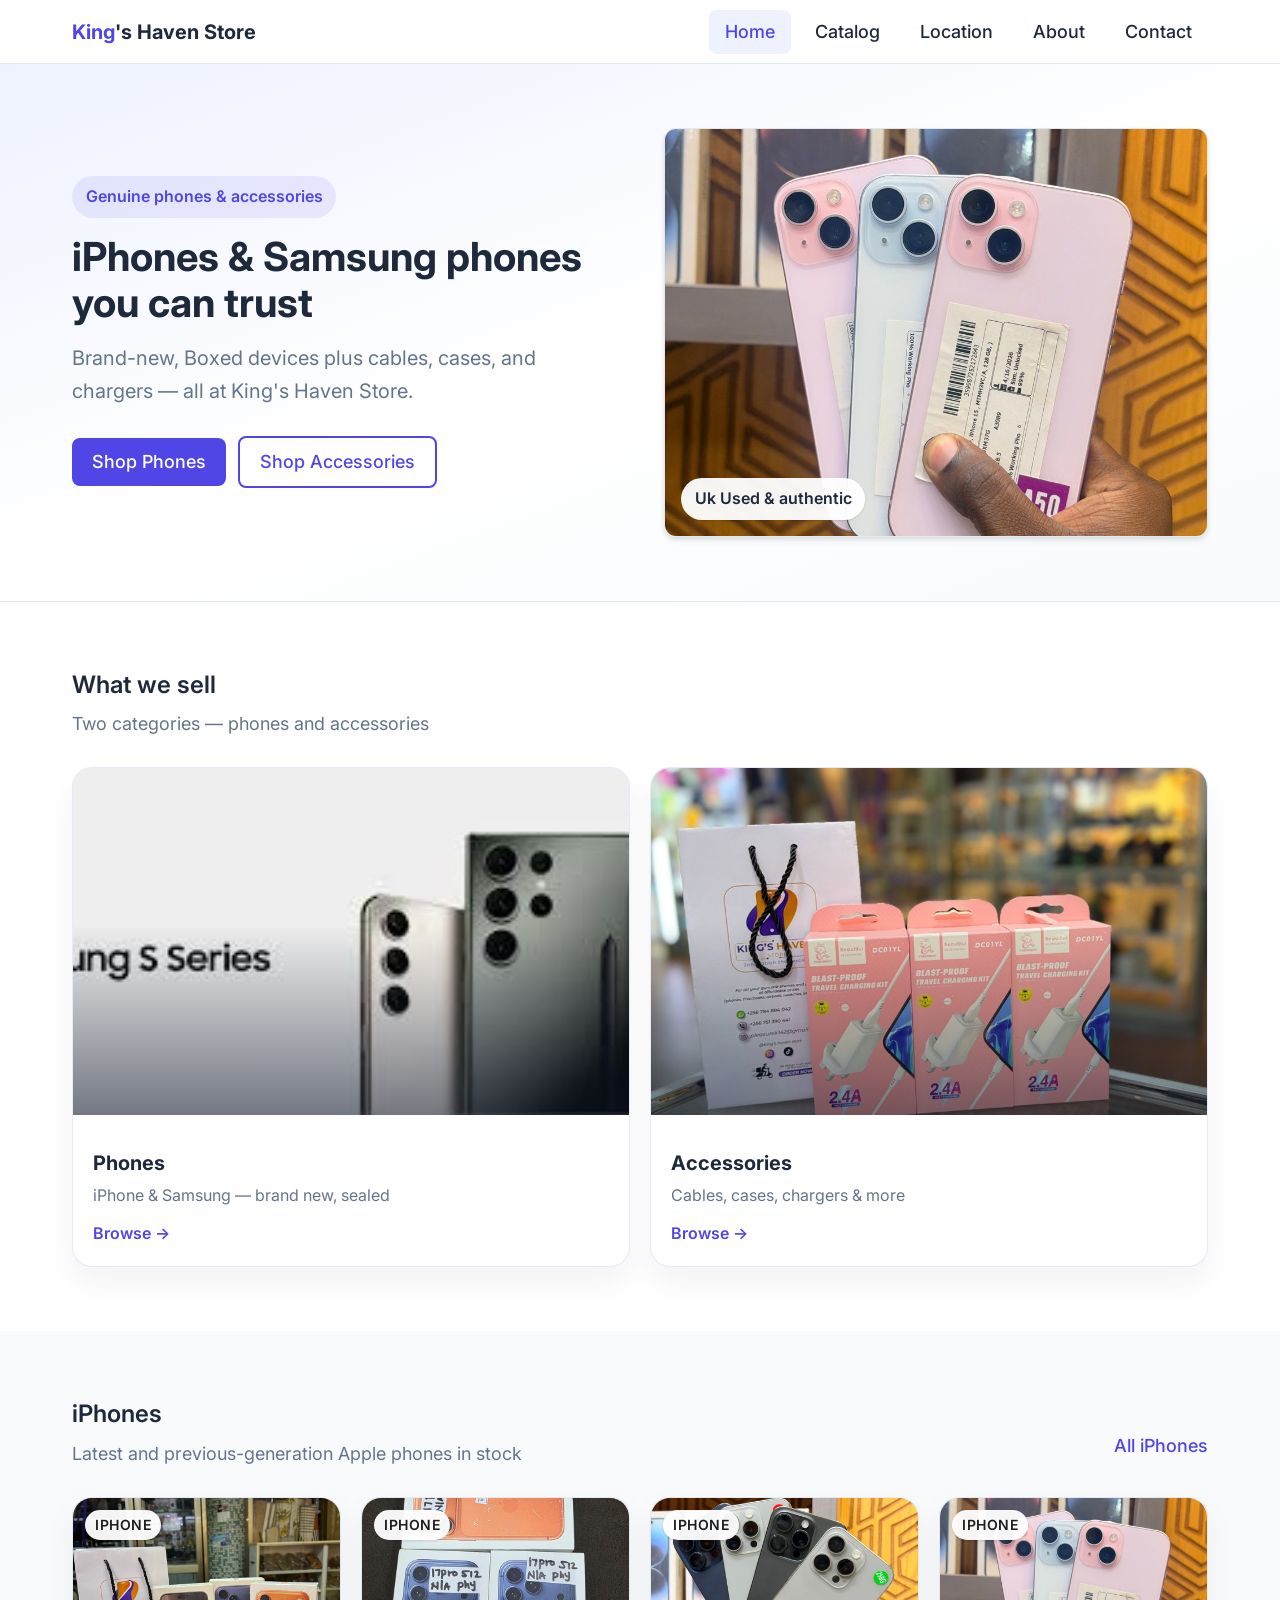
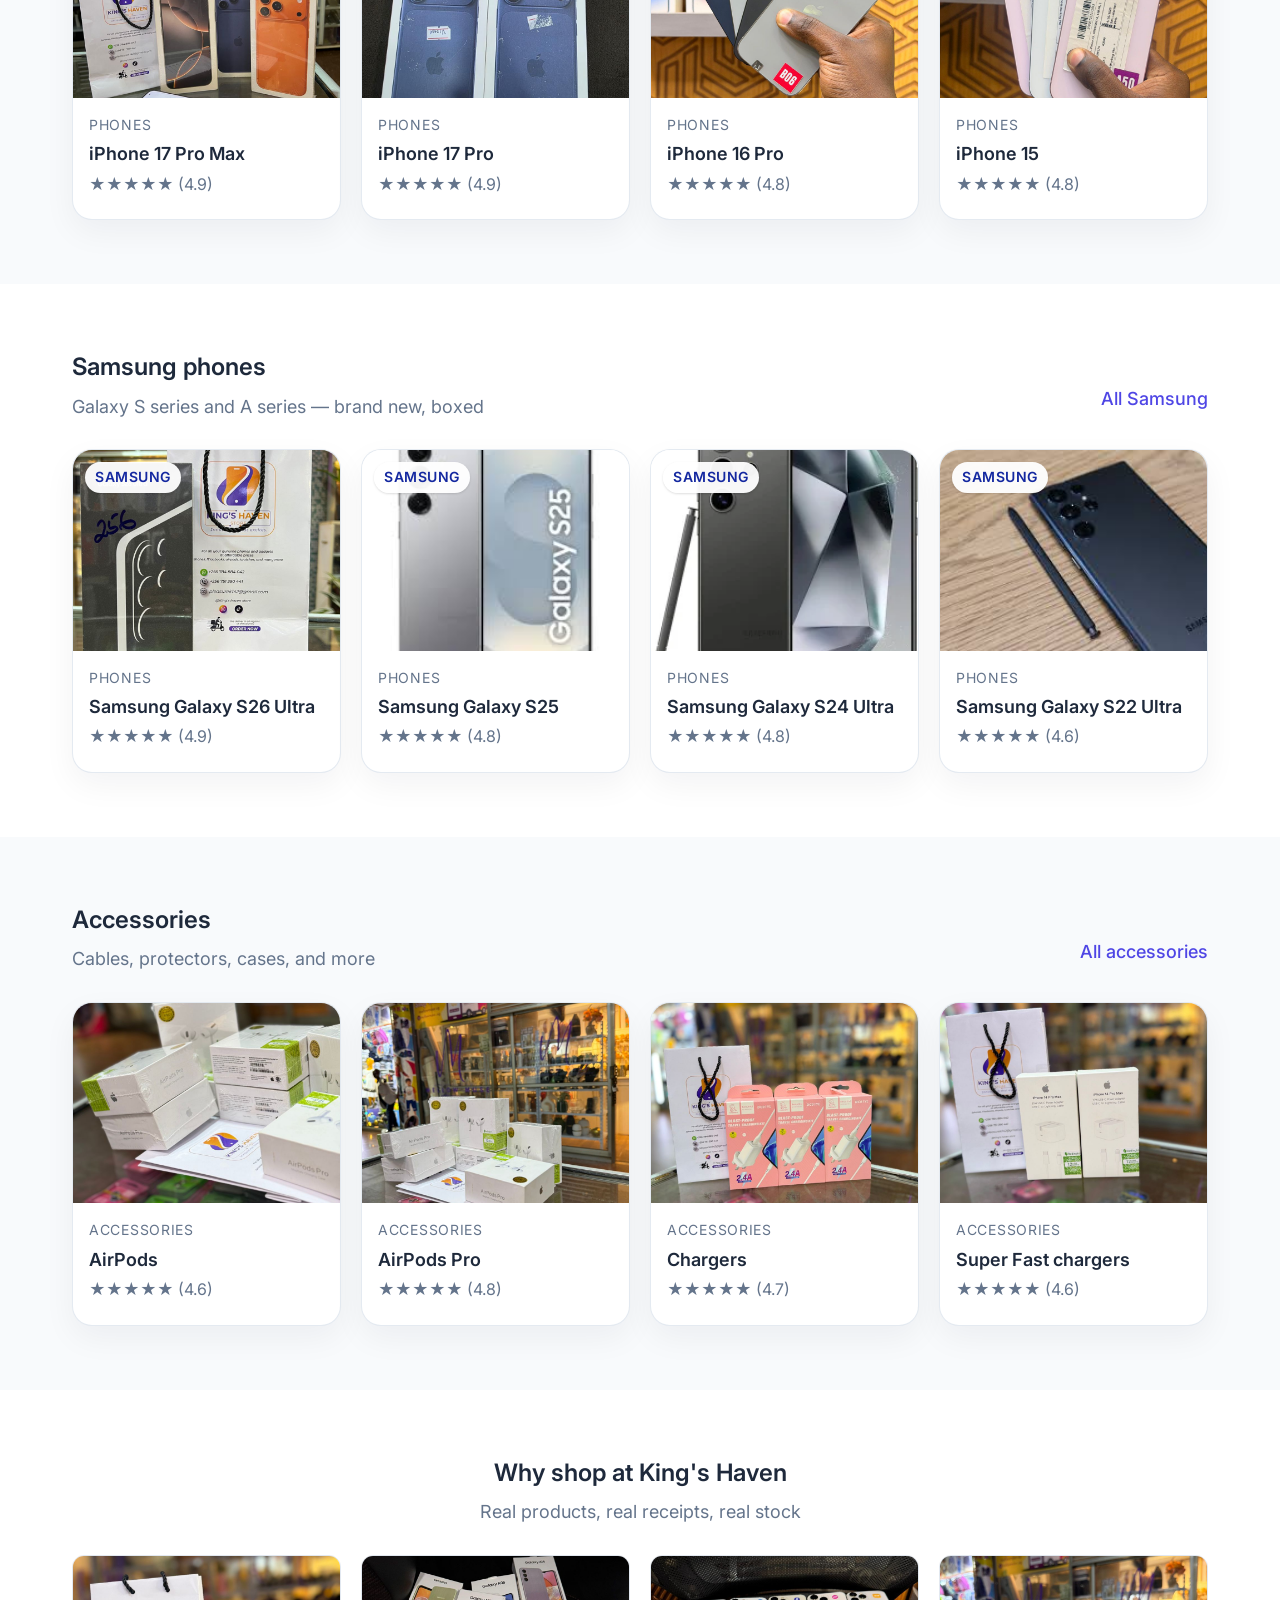
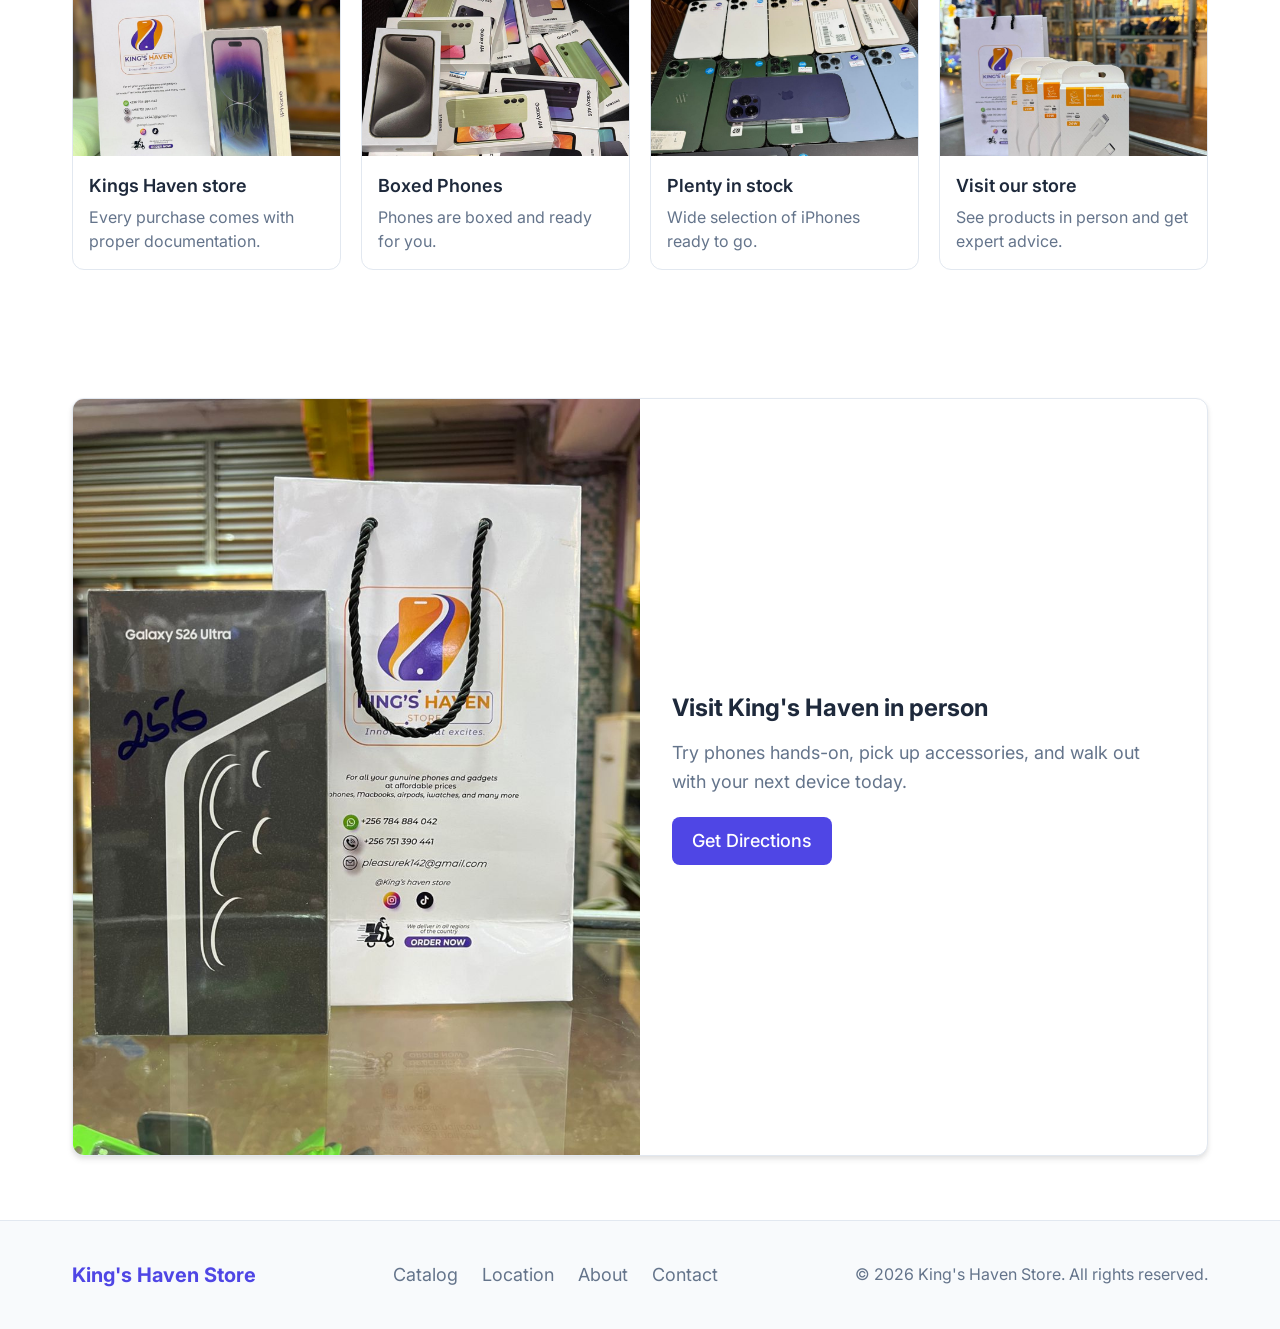
<file: index.html>
<!DOCTYPE html>
<html lang="en">

<head>
  <meta charset="UTF-8">
  <meta name="viewport" content="width=device-width, initial-scale=1.0">
  <meta name="description"
    content="King's Haven Store — Genuine iPhones, Samsung phones, and accessories at affordable prices.">
  <title>King's Haven Store — iPhones, Samsung & Accessories</title>
  <link rel="stylesheet" href="css/reset.css">
  <link rel="stylesheet" href="css/variables.css">
  <link rel="stylesheet" href="css/style.css">
  <link rel="stylesheet" href="css/home.css">
</head>

<body data-page="home">
  <div class="page-wrapper">
    <header class="site-header">
      <div class="container header-inner">
        <a href="index.html" class="logo">King<span>'s Haven Store</span></a>
        <button class="nav-toggle" aria-expanded="false" aria-controls="main-nav" aria-label="Toggle navigation">
          <span class="nav-toggle-icon"></span>
        </button>
        <nav class="main-nav" id="main-nav">
          <ul>
            <li><a href="index.html" data-nav="home">Home</a></li>
            <li><a href="catalog.html" data-nav="catalog">Catalog</a></li>
            <li><a href="location.html" data-nav="location">Location</a></li>
            <li><a href="about.html" data-nav="about">About</a></li>
            <li><a href="contact.html" data-nav="contact">Contact</a></li>
          </ul>
        </nav>
      </div>
    </header>

    <section class="hero">
      <div class="container hero-inner">
        <div class="hero-content">
          <span class="hero-badge">Genuine phones &amp; accessories</span>
          <h1 class="hero-title">iPhones &amp; Samsung phones you can trust</h1>
          <p class="hero-text">Brand-new, Boxed devices plus cables, cases, and chargers — all at King's Haven Store.
          </p>
          <div class="hero-actions">
            <a href="catalog.html?category=phones" class="btn btn-primary">Shop Phones</a>
            <a href="catalog.html?category=accessories" class="btn btn-outline">Shop Accessories</a>
          </div>
        </div>
        <div class="hero-visual">
          <img src="assets/images/iphone15.jpeg" alt="iPhone 15 in stock at King's Haven" class="hero-image" width="600"
            height="450">
          <div class="hero-visual-badge">
            <span>Uk Used &amp; authentic</span>
          </div>
        </div>
      </div>
    </section>

    <main class="home-main">
      <section class="section home-section">
        <div class="container">
          <div class="section-header">
            <div class="section-header-text">
              <h2 class="section-title">What we sell</h2>
              <p class="section-desc">Two categories — phones and accessories</p>
            </div>
          </div>
          <div id="category-tiles">
            <p class="loading">Loading…</p>
          </div>
        </div>
      </section>

      <section class="section section-alt home-section">
        <div class="container">
          <div class="section-header">
            <div class="section-header-text">
              <h2 class="section-title">iPhones</h2>
              <p class="section-desc">Latest and previous-generation Apple phones in stock</p>
            </div>
            <a href="catalog.html?category=phones&amp;brand=apple" class="section-link">All iPhones</a>
          </div>
          <div id="iphone-products">
            <p class="loading">Loading…</p>
          </div>
        </div>
      </section>

      <section class="section home-section">
        <div class="container">
          <div class="section-header">
            <div class="section-header-text">
              <h2 class="section-title">Samsung phones</h2>
              <p class="section-desc">Galaxy S series and A series — brand new, boxed</p>
            </div>
            <a href="catalog.html?category=phones&amp;brand=samsung" class="section-link">All Samsung</a>
          </div>
          <div id="samsung-products">
            <p class="loading">Loading…</p>
          </div>
        </div>
      </section>

      <section class="section section-alt home-section">
        <div class="container">
          <div class="section-header">
            <div class="section-header-text">
              <h2 class="section-title">Accessories</h2>
              <p class="section-desc">Cables, protectors, cases, and more</p>
            </div>
            <a href="catalog.html?category=accessories" class="section-link">All accessories</a>
          </div>
          <div id="accessory-products">
            <p class="loading">Loading…</p>
          </div>
        </div>
      </section>

      <section class="section home-section trust-section">
        <div class="container">
          <div class="section-header section-header--center">
            <div class="section-header-text">
              <h2 class="section-title">Why shop at King's Haven</h2>
              <p class="section-desc">Real products, real receipts, real stock</p>
            </div>
          </div>
          <div class="trust-grid">
            <article class="trust-card">
              <img src="assets/images/authentic%20receipt.jpeg" alt="Authentic purchase receipt" loading="lazy">
              <h3>Kings Haven store </h3>
              <p>Every purchase comes with proper documentation.</p>
            </article>
            <article class="trust-card">
              <img src="assets/images/device%20packing.jpeg" alt="Factory-sealed device packaging" loading="lazy">
              <h3>Boxed Phones</h3>
              <p>Phones are boxed and ready for you.</p>
            </article>
            <article class="trust-card">
              <img src="assets/images/iphone%2013%20series.jpeg" alt="iPhone 13 series in stock" loading="lazy">
              <h3>Plenty in stock</h3>
              <p>Wide selection of iPhones ready to go.</p>
            </article>
            <article class="trust-card">
              <img src="assets/images/store.jpeg" alt="Inside King's Haven Store" loading="lazy">
              <h3>Visit our store</h3>
              <p>See products in person and get expert advice.</p>
            </article>
          </div>
        </div>
      </section>

      <section class="section home-section">
        <div class="container">
          <div class="cta-banner">
            <div class="cta-banner-media">
              <img src="assets/images/Samsung%20s26Ultra.jpeg" alt="Samsung Galaxy S26 Ultra at King's Haven"
                loading="lazy">
            </div>
            <div class="cta-banner-text">
              <h2 class="cta-banner-title">Visit King's Haven in person</h2>
              <p class="cta-banner-desc">Try phones hands-on, pick up accessories, and walk out with your next device
                today.</p>
              <a href="location.html" class="btn btn-primary">Get Directions</a>
            </div>
          </div>
        </div>
      </section>
    </main>

    <footer class="site-footer">
      <div class="container footer-inner">
        <p class="footer-brand">King's Haven Store</p>
        <nav class="footer-links">
          <a href="catalog.html">Catalog</a>
          <a href="location.html">Location</a>
          <a href="about.html">About</a>
          <a href="contact.html">Contact</a>
        </nav>
        <p class="footer-copy">&copy; 2026 King's Haven Store. All rights reserved.</p>
      </div>
    </footer>
  </div>

  <script src="js/data.js"></script>
  <script src="js/render.js"></script>
  <script src="js/main.js"></script>
  <script src="js/home.js"></script>
</body>

</html>
</file>
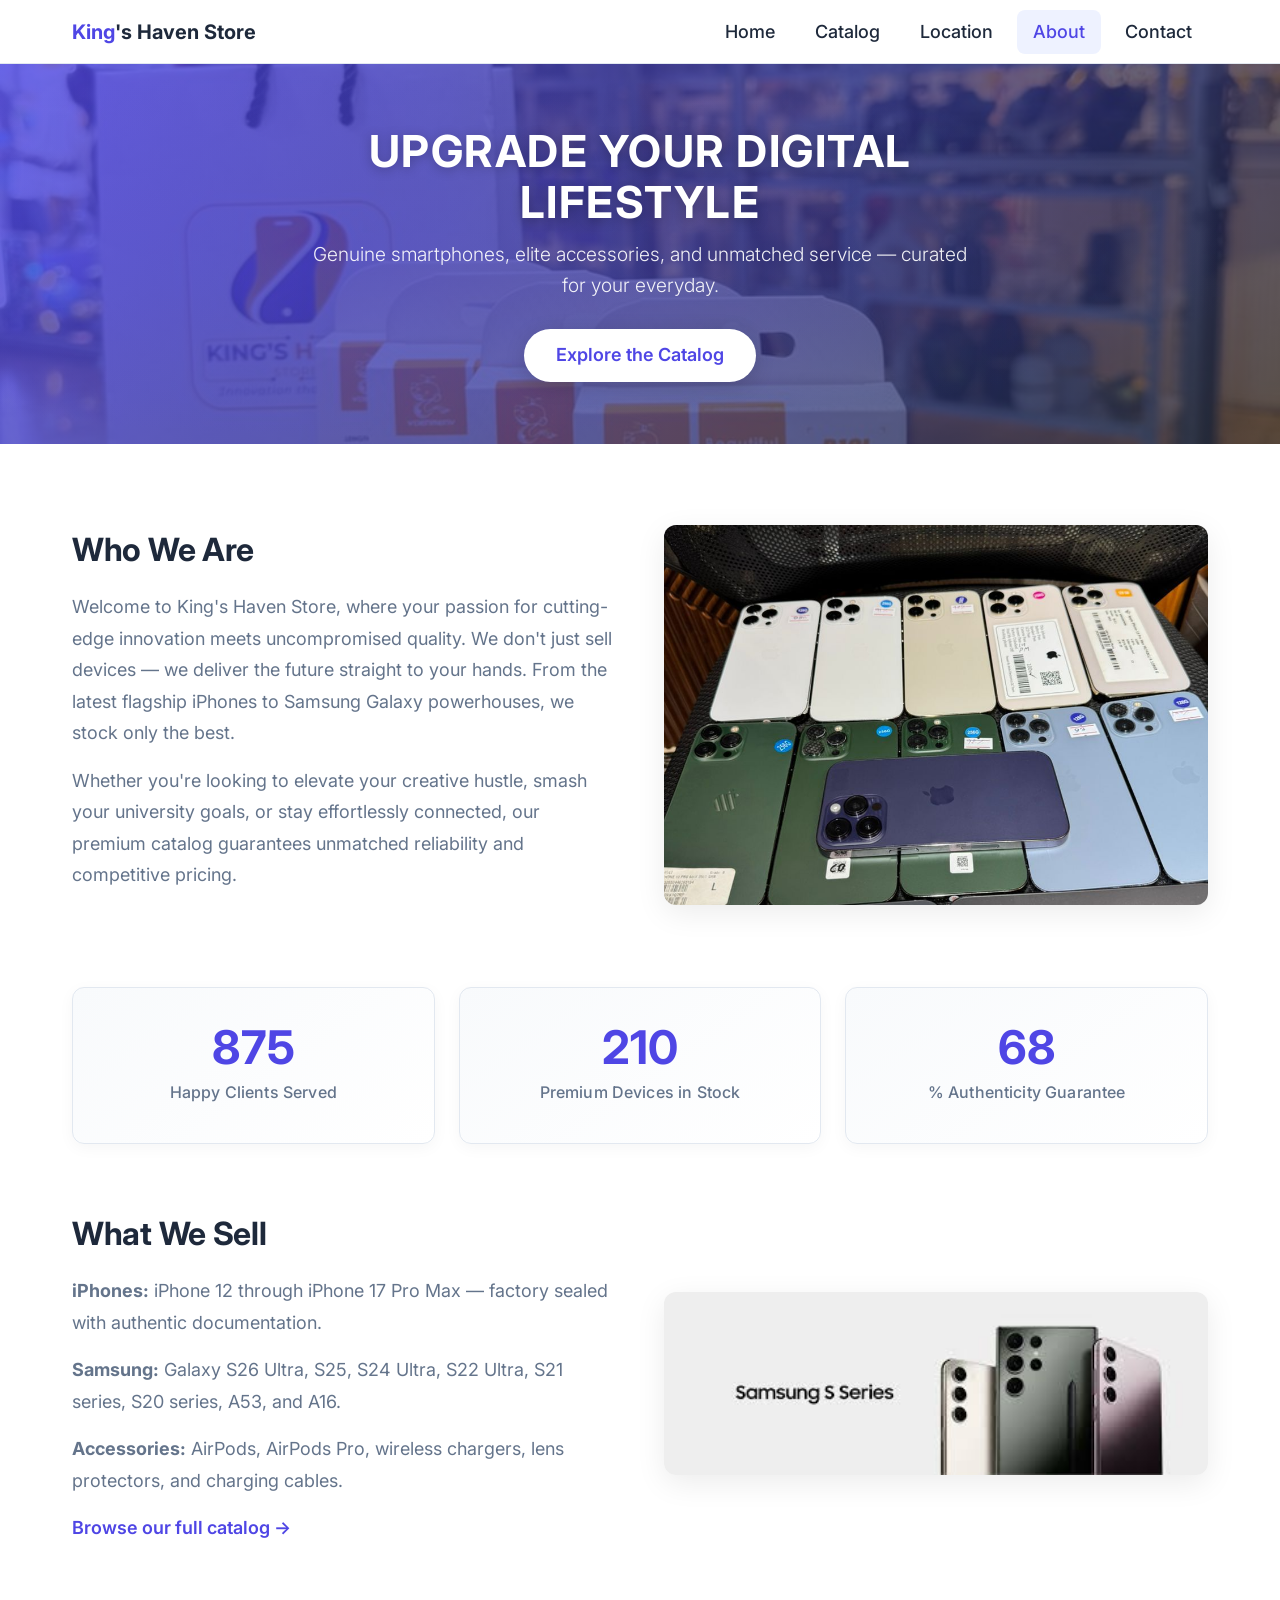
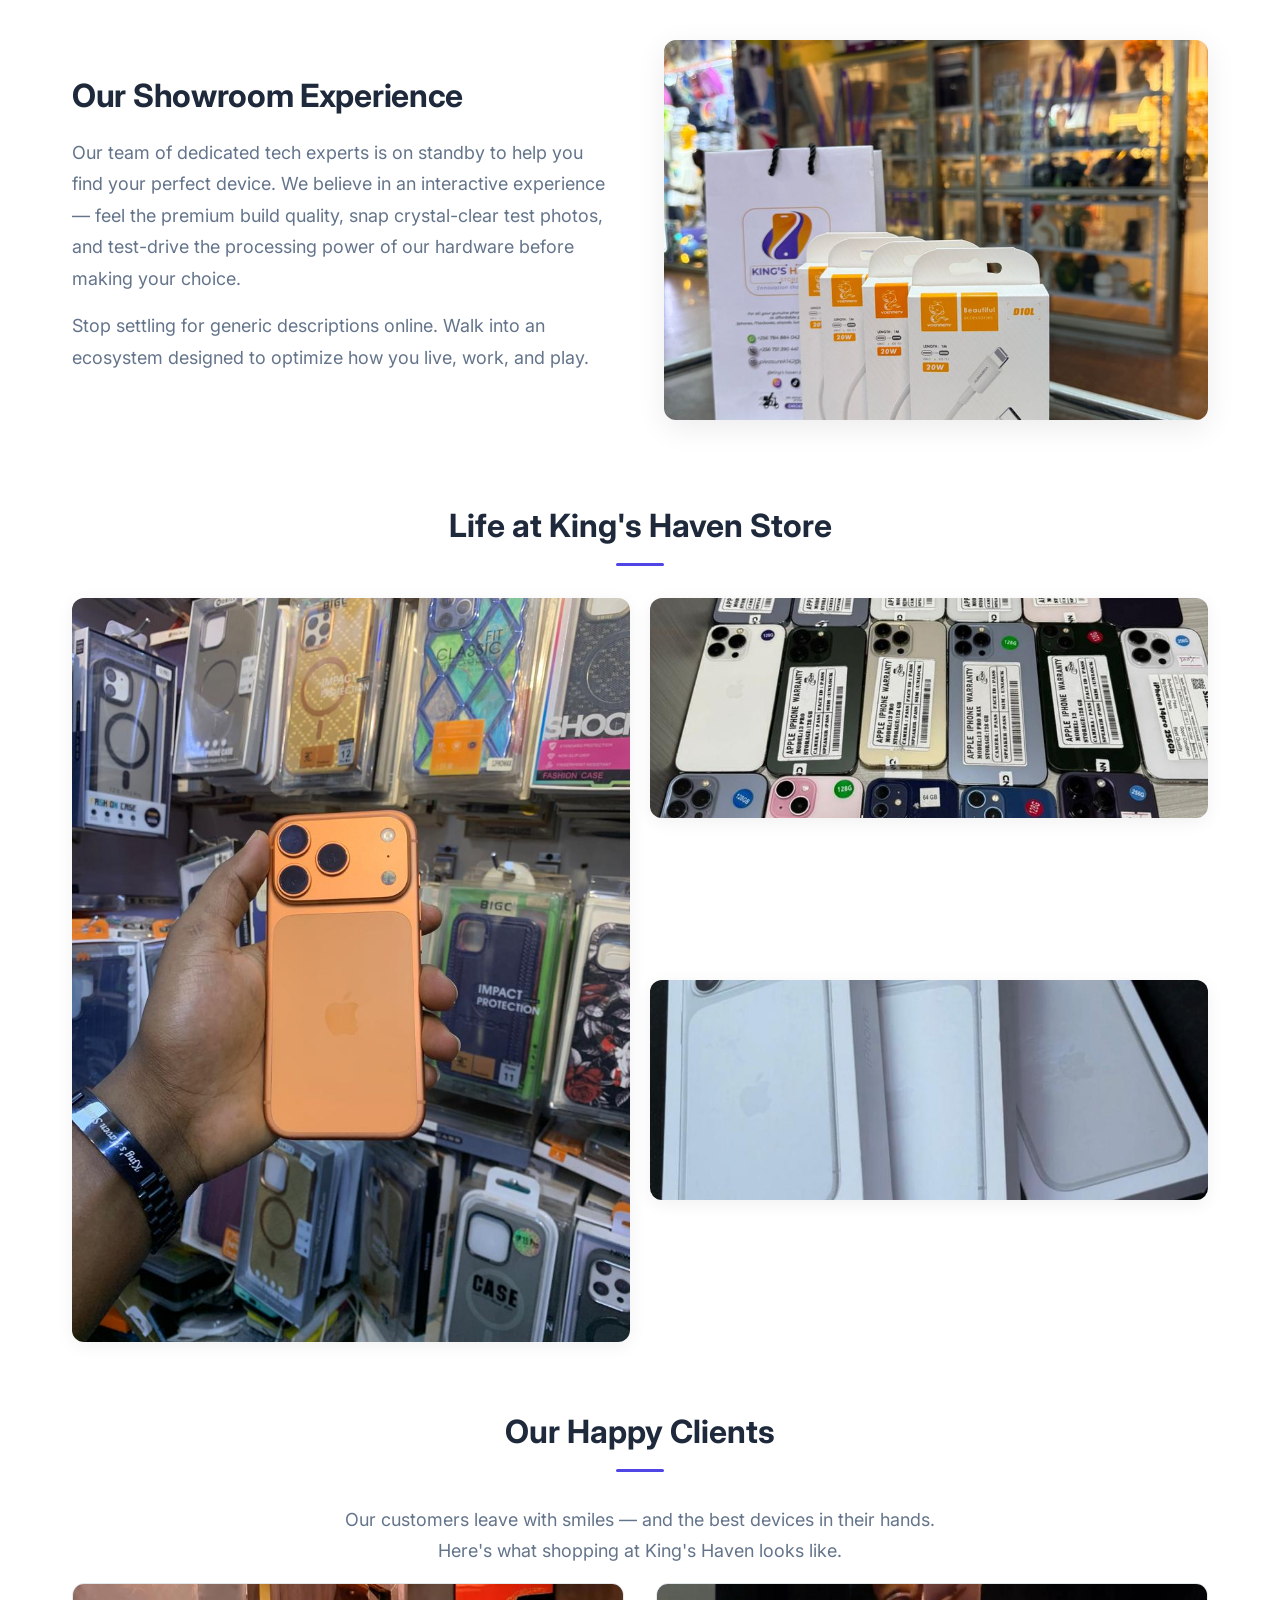
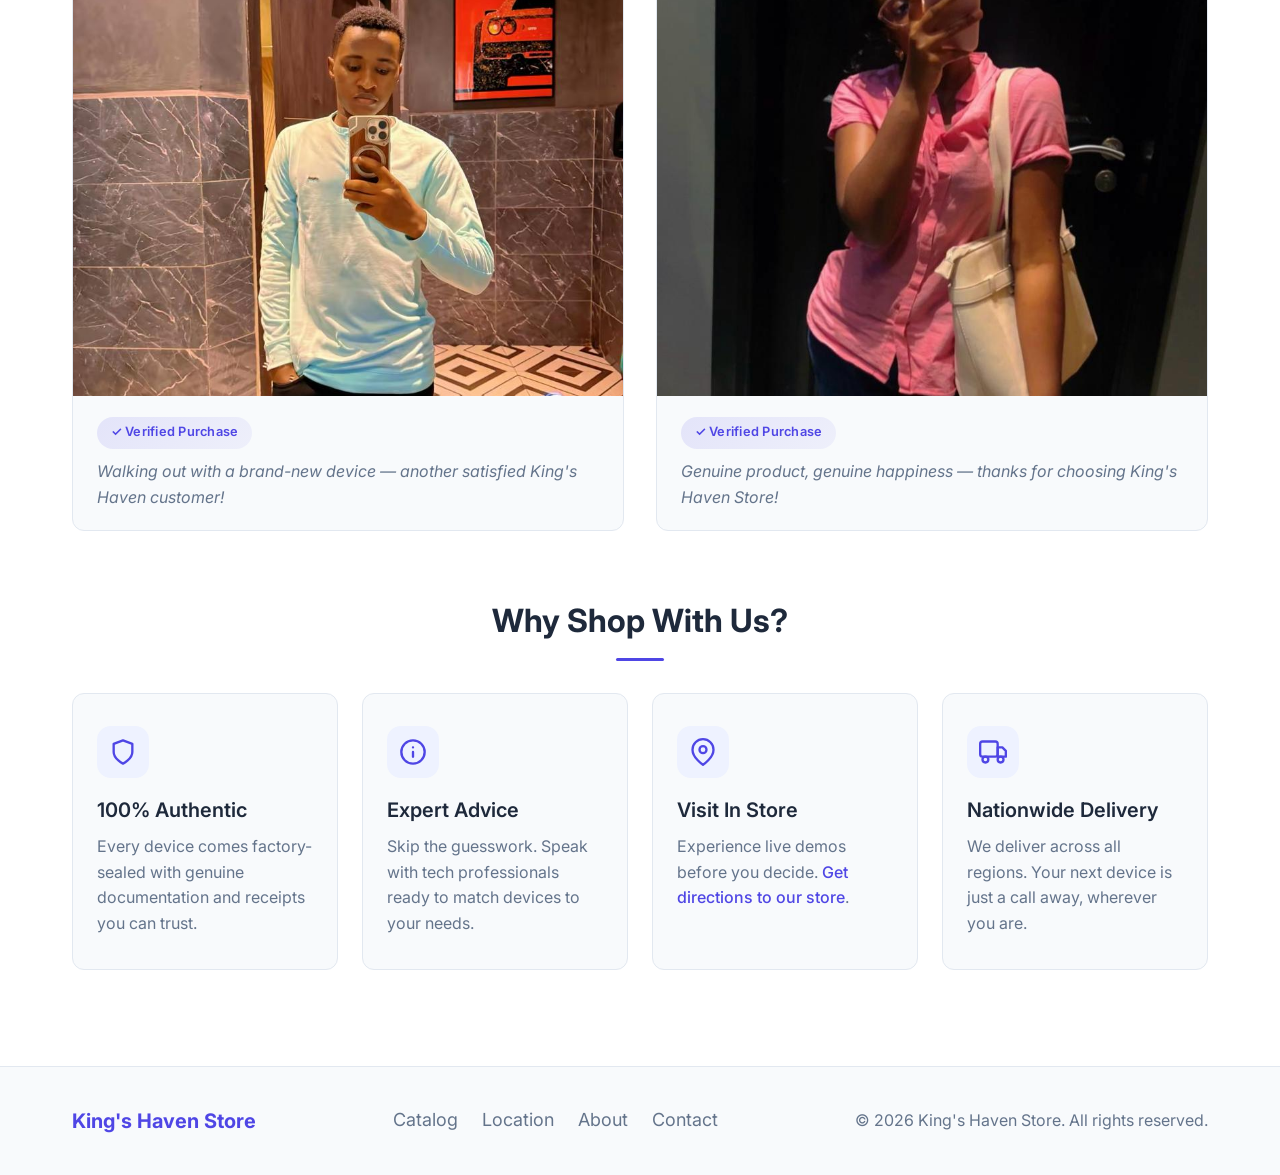
<file: about.html>
<!DOCTYPE html>
<html lang="en">

<head>
  <meta charset="UTF-8">
  <meta name="viewport" content="width=device-width, initial-scale=1.0">
  <meta name="description"
    content="About King's Haven Store — your trusted destination for genuine iPhones, Samsung phones, and premium tech accessories.">
  <title>About — King's Haven Store</title>
  <link rel="stylesheet" href="css/reset.css">
  <link rel="stylesheet" href="css/variables.css">
  <link rel="stylesheet" href="css/style.css">
  <link rel="stylesheet" href="css/about.css">
</head>

<body data-page="about">
  <div class="page-wrapper">

    <header class="site-header">
      <div class="container header-inner">
        <a href="index.html" class="logo">King<span>'s Haven Store</span></a>
        <button class="nav-toggle" aria-expanded="false" aria-controls="main-nav" aria-label="Toggle navigation">
          <span class="nav-toggle-icon"></span>
        </button>
        <nav class="main-nav" id="main-nav">
          <ul>
            <li><a href="index.html" data-nav="home">Home</a></li>
            <li><a href="catalog.html" data-nav="catalog">Catalog</a></li>
            <li><a href="location.html" data-nav="location">Location</a></li>
            <li><a href="about.html" data-nav="about" class="active">About</a></li>
            <li><a href="contact.html" data-nav="contact">Contact</a></li>
          </ul>
        </nav>
      </div>
    </header>

    <!-- Hero Banner -->
    <section class="hero-banner" id="about-hero">
      <div class="hero-overlay"></div>
      <div class="container hero-content">
        <h1 class="hero-title">Upgrade Your Digital Lifestyle</h1>
        <p class="hero-subtitle">Genuine smartphones, elite accessories, and unmatched service — curated for your
          everyday.</p>
        <a href="catalog.html" class="hero-cta">Explore the Catalog</a>
      </div>
    </section>

    <main>
      <div class="container">
        <div class="about-content">

          <!-- Who We Are -->
          <div class="flex-row fade-in">
            <div class="flex-text">
              <h2>Who We Are</h2>
              <p>
                Welcome to King's Haven Store, where your passion for cutting-edge innovation meets uncompromised
                quality.
                We don't just sell devices — we deliver the future straight to your hands. From the latest flagship
                iPhones
                to Samsung Galaxy powerhouses, we stock only the best.
              </p>
              <p>
                Whether you're looking to elevate your creative hustle, smash your university goals, or stay
                effortlessly connected,
                our premium catalog guarantees unmatched reliability and competitive pricing.
              </p>
            </div>
            <div class="flex-image-container">
              <img src="assets/images/iphone%2013%20series.jpeg" alt="iPhone 13 series lineup at King's Haven"
                class="side-image" loading="lazy">
            </div>
          </div>

          <!-- Animated Stats -->
          <section class="stats-counter-section" id="stats-section">
            <div class="stat-card">
              <span class="stat-number" data-target="1500">0</span>
              <span class="stat-label">Happy Clients Served</span>
            </div>
            <div class="stat-card">
              <span class="stat-number" data-target="350">0</span>
              <span class="stat-label">Premium Devices in Stock</span>
            </div>
            <div class="stat-card">
              <span class="stat-number" data-target="100">0</span>
              <span class="stat-label">% Authenticity Guarantee</span>
            </div>
          </section>

          <!-- What We Sell -->
          <div class="flex-row reverse fade-in">
            <div class="flex-image-container">
              <img src="assets/images/Samsung%20s%20series.jpeg" alt="Samsung Galaxy S series lineup" class="side-image"
                loading="lazy">
            </div>
            <div class="flex-text">
              <h2>What We Sell</h2>
              <p>
                <strong>iPhones:</strong> iPhone 12 through iPhone 17 Pro Max — factory sealed with authentic
                documentation.
              </p>
              <p>
                <strong>Samsung:</strong> Galaxy S26 Ultra, S25, S24 Ultra, S22 Ultra, S21 series, S20 series, A53, and
                A16.
              </p>
              <p>
                <strong>Accessories:</strong> AirPods, AirPods Pro, wireless chargers, lens protectors, and charging
                cables.
              </p>
              <p><a href="catalog.html" class="inline-link">Browse our full catalog &rarr;</a></p>
            </div>
          </div>

          <!-- Our Showroom -->
          <div class="flex-row fade-in">
            <div class="flex-text">
              <h2>Our Showroom Experience</h2>
              <p>
                Our team of dedicated tech experts is on standby to help you find your perfect device.
                We believe in an interactive experience — feel the premium build quality, snap crystal-clear test
                photos,
                and test-drive the processing power of our hardware before making your choice.
              </p>
              <p>
                Stop settling for generic descriptions online. Walk into an ecosystem designed to optimize how you live,
                work, and play.
              </p>
            </div>
            <div class="flex-image-container">
              <img src="assets/images/store.jpeg" alt="Inside King's Haven Store showroom" class="side-image"
                loading="lazy">
            </div>
          </div>

          <!-- Life at King's Haven — Media Showcase -->
          <h2 class="section-divider-title fade-in">Life at King's Haven Store</h2>
          <div class="media-showcase-grid fade-in">
            <div class="showcase-item tall">
              <img src="assets/images/Iphone17proC.jpeg" alt="iPhone 17 Pro at King's Haven" loading="lazy">
              <div class="showcase-overlay">
                <span>iPhone 17 Pro — Now In Stock</span>
              </div>
            </div>
            <div class="showcase-item">
              <img src="assets/images/IPHONE%20MODELS.jpeg" alt="iPhone models available at King's Haven"
                loading="lazy">
              <div class="showcase-overlay">
                <span>Our iPhone Range</span>
              </div>
            </div>
            <div class="showcase-item">
              <img src="assets/images/IPHONE17PO%20BOXED.jpeg" alt="iPhone 17 Pro factory boxed" loading="lazy">
              <div class="showcase-overlay">
                <span>Boxed &amp; Ready</span>
              </div>
            </div>
          </div>

          <!-- Happy Clients -->
          <h2 class="section-divider-title fade-in">Our Happy Clients</h2>
          <p class="happy-clients-intro fade-in">Our customers leave with smiles — and the best devices in their hands.
            Here's what shopping at King's Haven looks like.</p>
          <div class="happy-clients-grid fade-in">
            <div class="client-card">
              <div class="client-image">
                <img src="assets/images/our%20customer.jpeg" alt="Happy customer at King's Haven Store" loading="lazy">
              </div>
              <div class="client-caption">
                <span class="client-badge">✓ Verified Purchase</span>
                <p>Walking out with a brand-new device — another satisfied King's Haven customer!</p>
              </div>
            </div>
            <div class="client-card">
              <div class="client-image">
                <img src="assets/images/NEXT%20CLIET.jpeg" alt="Another happy client at King's Haven" loading="lazy">
              </div>
              <div class="client-caption">
                <span class="client-badge">✓ Verified Purchase</span>
                <p>Genuine product, genuine happiness — thanks for choosing King's Haven Store!</p>
              </div>
            </div>
          </div>

          <!-- Why Shop With Us -->
          <h2 class="section-divider-title fade-in">Why Shop With Us?</h2>
          <div class="about-features fade-in">
            <div class="about-feature">
              <div class="feature-icon">
                <svg width="28" height="28" viewBox="0 0 24 24" fill="none" stroke="currentColor" stroke-width="2"
                  stroke-linecap="round" stroke-linejoin="round">
                  <path d="M12 22s8-4 8-10V5l-8-3-8 3v7c0 6 8 10 8 10z" />
                </svg>
              </div>
              <h3>100% Authentic</h3>
              <p>Every device comes factory-sealed with genuine documentation and receipts you can trust.</p>
            </div>
            <div class="about-feature">
              <div class="feature-icon">
                <svg width="28" height="28" viewBox="0 0 24 24" fill="none" stroke="currentColor" stroke-width="2"
                  stroke-linecap="round" stroke-linejoin="round">
                  <circle cx="12" cy="12" r="10" />
                  <path d="M12 16v-4M12 8h.01" />
                </svg>
              </div>
              <h3>Expert Advice</h3>
              <p>Skip the guesswork. Speak with tech professionals ready to match devices to your needs.</p>
            </div>
            <div class="about-feature">
              <div class="feature-icon">
                <svg width="28" height="28" viewBox="0 0 24 24" fill="none" stroke="currentColor" stroke-width="2"
                  stroke-linecap="round" stroke-linejoin="round">
                  <path d="M21 10c0 7-9 13-9 13s-9-6-9-13a9 9 0 0 1 18 0z" />
                  <circle cx="12" cy="10" r="3" />
                </svg>
              </div>
              <h3>Visit In Store</h3>
              <p>Experience live demos before you decide. <a href="location.html">Get directions to our store</a>.</p>
            </div>
            <div class="about-feature">
              <div class="feature-icon">
                <svg width="28" height="28" viewBox="0 0 24 24" fill="none" stroke="currentColor" stroke-width="2"
                  stroke-linecap="round" stroke-linejoin="round">
                  <rect x="1" y="3" width="15" height="13" rx="2" />
                  <polygon points="16 8 20 8 23 11 23 16 16 16 16 8" />
                  <circle cx="5.5" cy="18.5" r="2.5" />
                  <circle cx="18.5" cy="18.5" r="2.5" />
                </svg>
              </div>
              <h3>Nationwide Delivery</h3>
              <p>We deliver across all regions. Your next device is just a call away, wherever you are.</p>
            </div>
          </div>

        </div>
      </div>
    </main>

    <footer class="site-footer">
      <div class="container footer-inner">
        <p class="footer-brand">King's Haven Store</p>
        <nav class="footer-links">
          <a href="catalog.html">Catalog</a>
          <a href="location.html">Location</a>
          <a href="about.html">About</a>
          <a href="contact.html">Contact</a>
        </nav>
        <p class="footer-copy">&copy; 2026 King's Haven Store. All rights reserved.</p>
      </div>
    </footer>
  </div>

  <script src="js/main.js"></script>

  <script>
    document.addEventListener("DOMContentLoaded", () => {

      /* ---- Animated Stat Counters ---- */
      const statsSection = document.getElementById("stats-section");
      const counters = document.querySelectorAll(".stat-number");

      if (statsSection && counters.length > 0) {
        const animateCounters = () => {
          counters.forEach(counter => {
            const target = +counter.getAttribute("data-target");
            const speed = target / 60;

            const updateCount = () => {
              const currentCount = +counter.innerText.replace(/[^0-9]/g, '');
              if (currentCount < target) {
                counter.innerText = Math.ceil(currentCount + speed);
                setTimeout(updateCount, 25);
              } else {
                counter.innerText = target === 100 ? target + "%" : target + "+";
              }
            };

            updateCount();
          });
        };

        const statsObserver = new IntersectionObserver((entries, obs) => {
          entries.forEach(entry => {
            if (entry.isIntersecting) {
              animateCounters();
              obs.unobserve(entry.target);
            }
          });
        }, { threshold: 0.3 });

        statsObserver.observe(statsSection);
      }

      /* ---- Scroll-triggered fade-in animations ---- */
      const fadeEls = document.querySelectorAll('.fade-in');
      if (fadeEls.length > 0) {
        const fadeObserver = new IntersectionObserver((entries) => {
          entries.forEach(entry => {
            if (entry.isIntersecting) {
              entry.target.classList.add('is-visible');
              fadeObserver.unobserve(entry.target);
            }
          });
        }, { threshold: 0.15, rootMargin: '0px 0px -40px 0px' });

        fadeEls.forEach(el => fadeObserver.observe(el));
      }

    });
  </script>
</body>

</html>
</file>
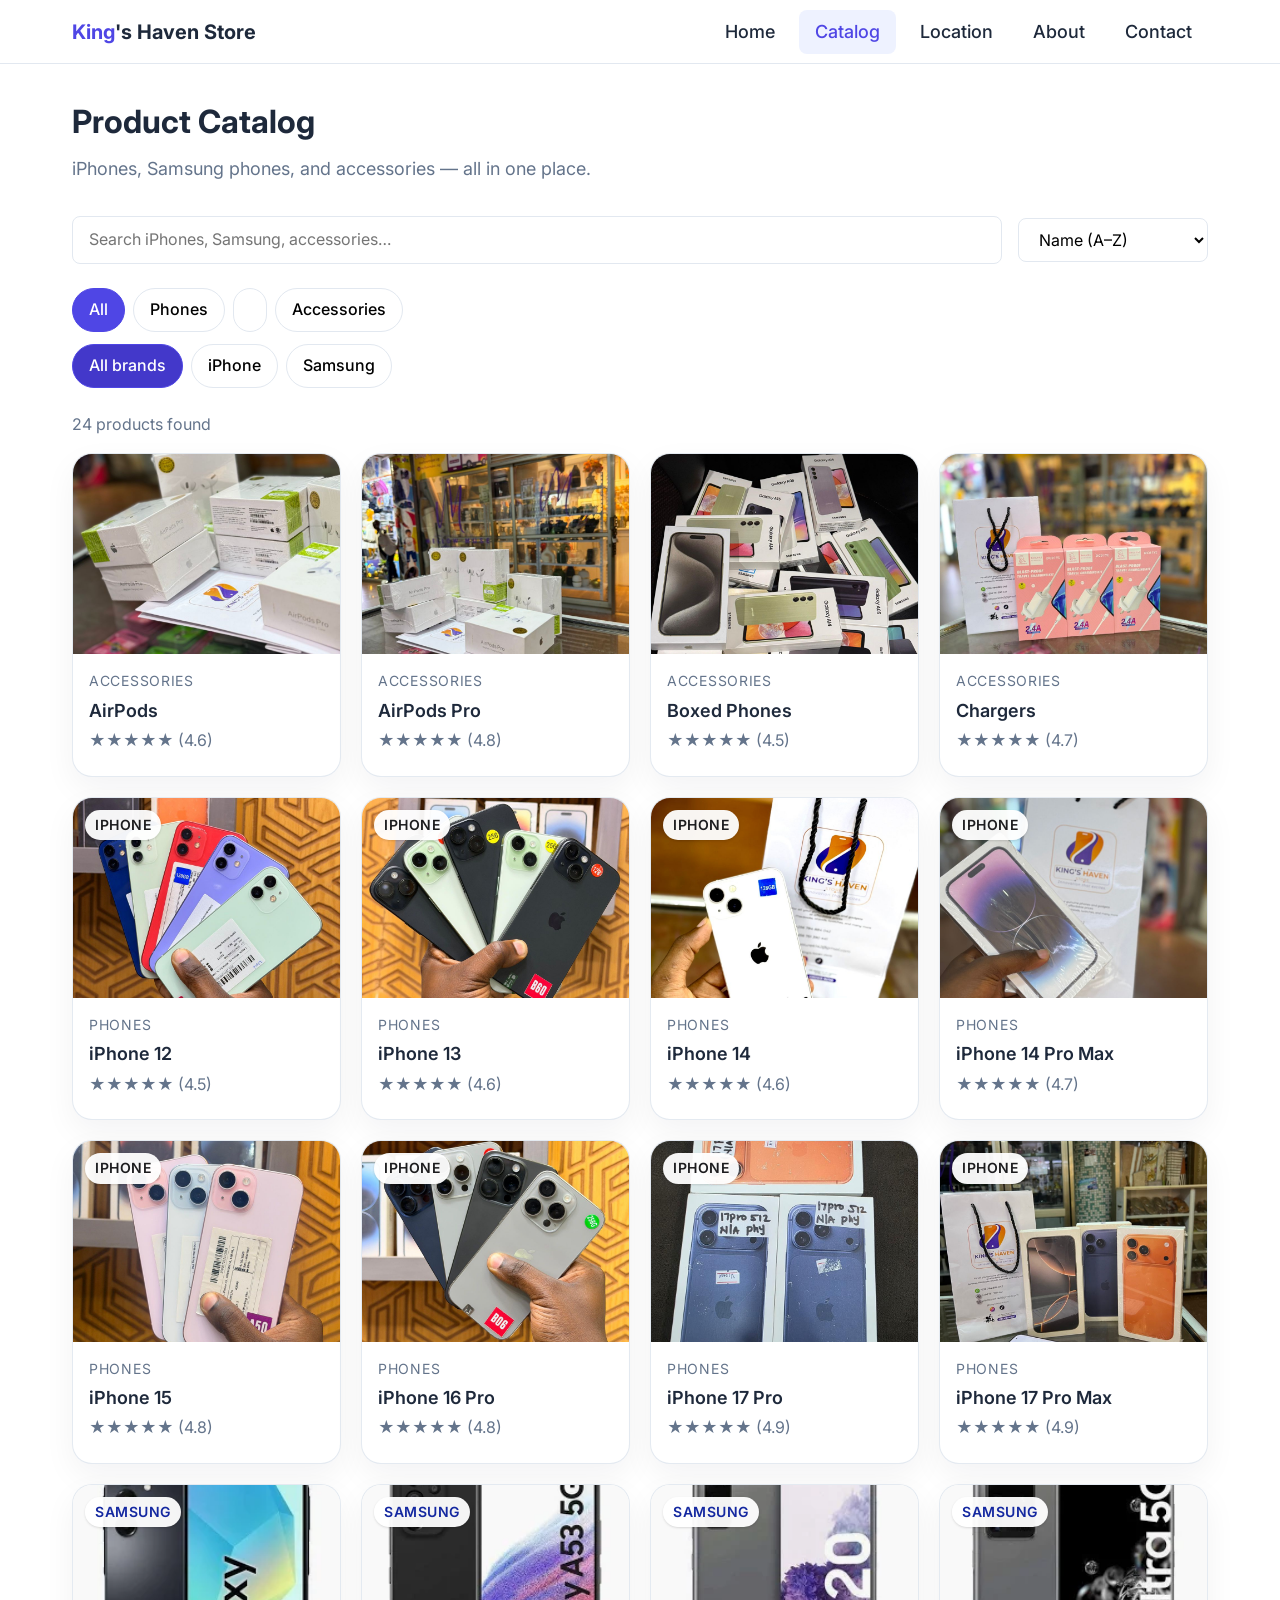
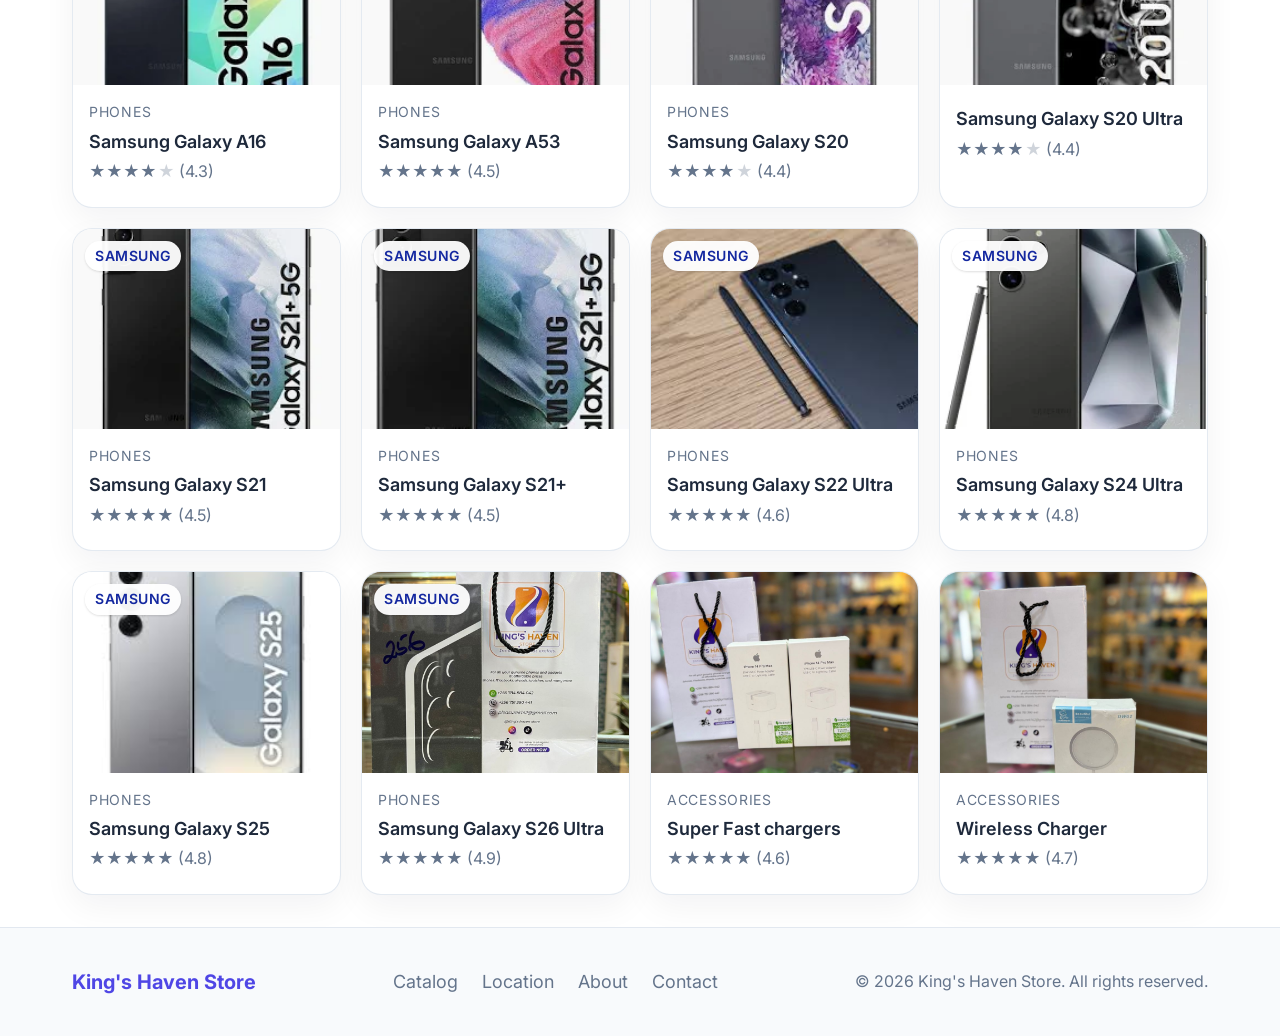
<file: catalog.html>
<!DOCTYPE html>
<html lang="en">
<head>
  <meta charset="UTF-8">
  <meta name="viewport" content="width=device-width, initial-scale=1.0">
  <meta name="description" content="Browse iPhones, Samsung phones, and accessories at King's Haven Store.">
  <title>Catalog — King's Haven Store</title>
  <link rel="stylesheet" href="css/reset.css">
  <link rel="stylesheet" href="css/variables.css">
  <link rel="stylesheet" href="css/style.css">
  <link rel="stylesheet" href="css/catalog.css">
</head>
<body data-page="catalog">
  <div class="page-wrapper">
    <header class="site-header">
      <div class="container header-inner">
        <a href="index.html" class="logo">King<span>'s Haven Store</span></a>
        <button class="nav-toggle" aria-expanded="false" aria-controls="main-nav" aria-label="Toggle navigation">
          <span class="nav-toggle-icon"></span>
        </button>
        <nav class="main-nav" id="main-nav">
          <ul>
            <li><a href="index.html" data-nav="home">Home</a></li>
            <li><a href="catalog.html" data-nav="catalog">Catalog</a></li>
            <li><a href="location.html" data-nav="location">Location</a></li>
            <li><a href="about.html" data-nav="about">About</a></li>
            <li><a href="contact.html" data-nav="contact">Contact</a></li>
          </ul>
        </nav>
      </div>
    </header>

    <main>
      <div class="container">
        <h1 class="page-title">Product Catalog</h1>
        <p class="page-subtitle">iPhones, Samsung phones, and accessories — all in one place.</p>

        <div class="catalog-controls">
          <label for="search-input" class="sr-only">Search products</label>
          <input type="search" id="search-input" class="search-input" placeholder="Search iPhones, Samsung, accessories…" autocomplete="off">
          <label for="sort-select" class="sr-only">Sort products</label>
          <select id="sort-select" class="sort-select">
            <option value="name-asc">Name (A–Z)</option>
            <option value="name-desc">Name (Z–A)</option>
            <option value="rating-desc">Rating (Highest)</option>
          </select>
        </div>

        <div id="filter-pills" class="filter-pills"></div>
        <div id="brand-pills" class="filter-pills filter-pills--brands"></div>
        <p id="results-count" class="catalog-results-count"></p>
        <div id="catalog-grid"><p class="loading">Loading products…</p></div>
      </div>
    </main>

    <footer class="site-footer">
      <div class="container footer-inner">
        <p class="footer-brand">King's Haven Store</p>
        <nav class="footer-links">
          <a href="catalog.html">Catalog</a>
          <a href="location.html">Location</a>
          <a href="about.html">About</a>
          <a href="contact.html">Contact</a>
        </nav>
        <p class="footer-copy">&copy; 2026 King's Haven Store. All rights reserved.</p>
      </div>
    </footer>
  </div>

  <script src="js/data.js"></script>
  <script src="js/render.js"></script>
  <script src="js/main.js"></script>
  <script src="js/catalog.js"></script>
</body>
</html>
</file>
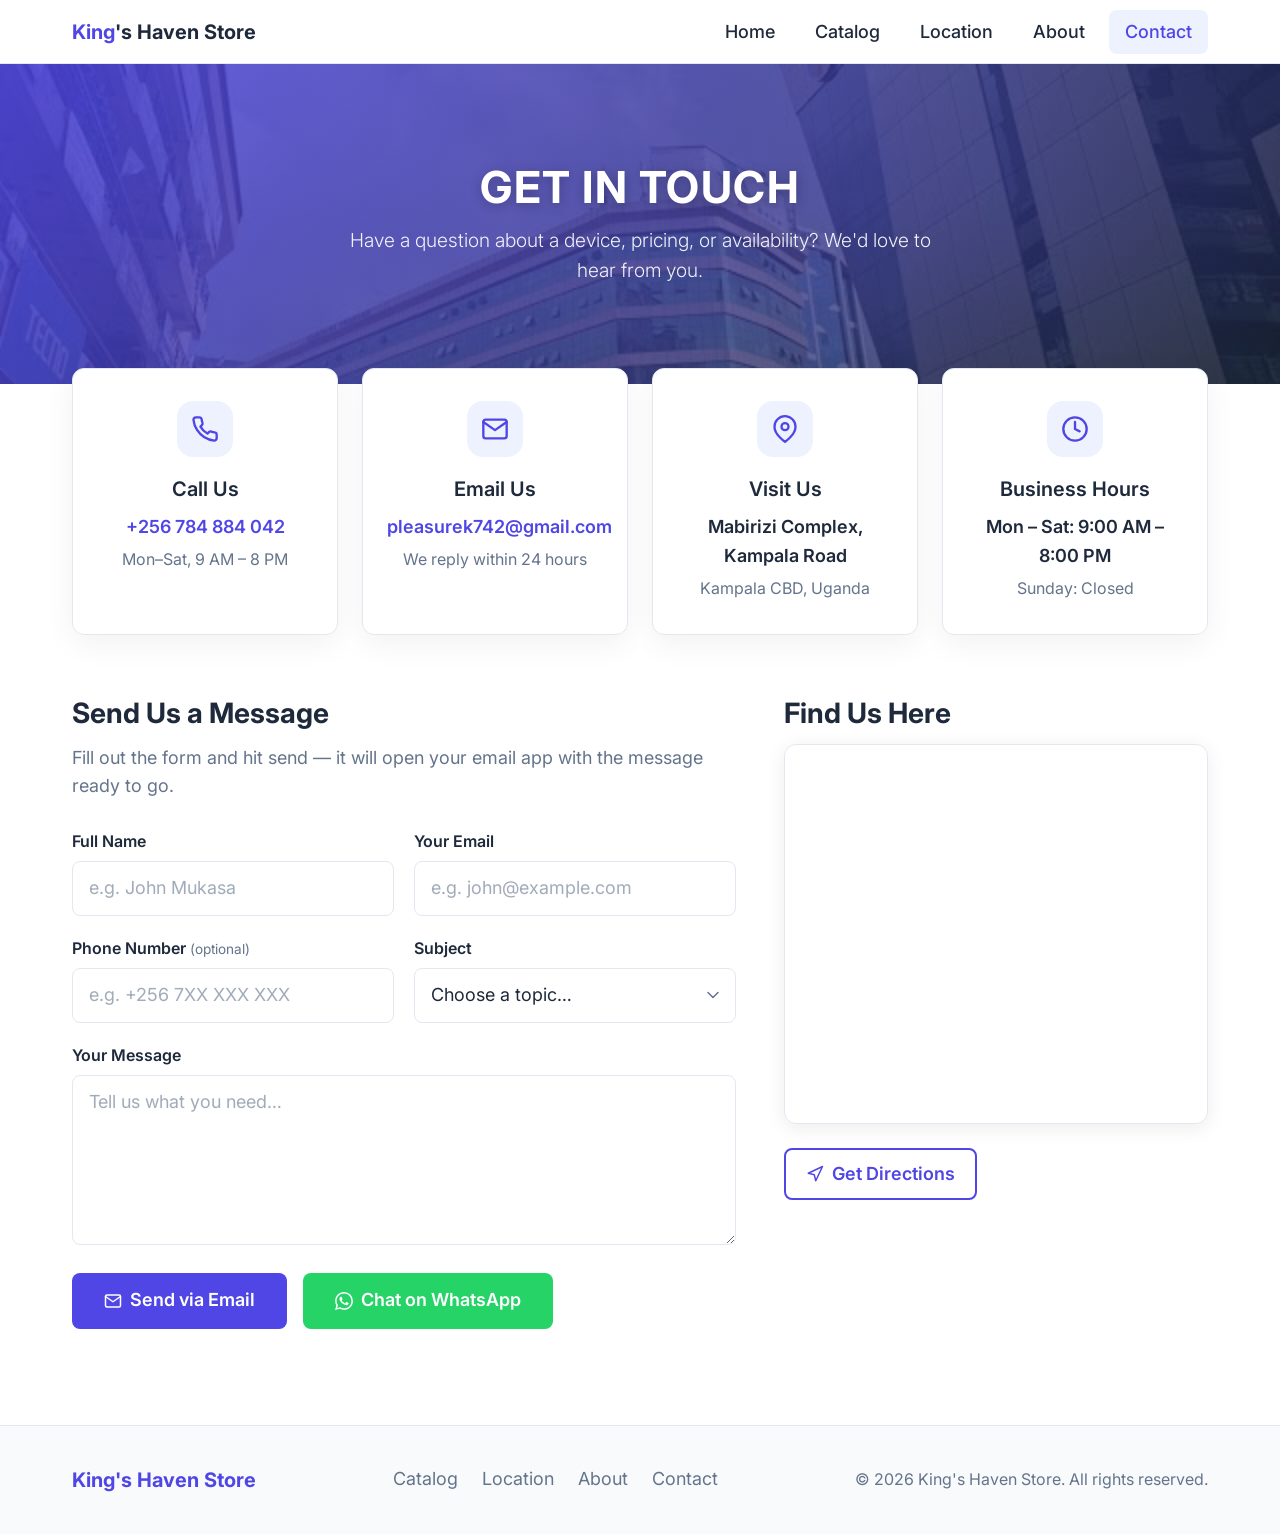
<file: contact.html>
<!DOCTYPE html>
<html lang="en">

<head>
  <meta charset="UTF-8">
  <meta name="viewport" content="width=device-width, initial-scale=1.0">
  <meta name="description"
    content="Contact King's Haven Store — call, email, or visit us at Mabirizi Complex, Kampala Road, Kampala CBD.">
  <title>Contact Us — King's Haven Store</title>
  <link rel="stylesheet" href="css/reset.css">
  <link rel="stylesheet" href="css/variables.css">
  <link rel="stylesheet" href="css/style.css">
  <link rel="stylesheet" href="css/contact.css">
</head>

<body data-page="contact">
  <div class="page-wrapper">

    <header class="site-header">
      <div class="container header-inner">
        <a href="index.html" class="logo">King<span>'s Haven Store</span></a>
        <button class="nav-toggle" aria-expanded="false" aria-controls="main-nav" aria-label="Toggle navigation">
          <span class="nav-toggle-icon"></span>
        </button>
        <nav class="main-nav" id="main-nav">
          <ul>
            <li><a href="index.html" data-nav="home">Home</a></li>
            <li><a href="catalog.html" data-nav="catalog">Catalog</a></li>
            <li><a href="location.html" data-nav="location">Location</a></li>
            <li><a href="about.html" data-nav="about">About</a></li>
            <li><a href="contact.html" data-nav="contact" class="active">Contact</a></li>
          </ul>
        </nav>
      </div>
    </header>

    <!-- Hero Banner -->
    <section class="contact-hero" id="contact-hero">
      <div class="contact-hero-overlay"></div>
      <div class="container contact-hero-content">
        <h1 class="contact-hero-title">Get In Touch</h1>
        <p class="contact-hero-subtitle">Have a question about a device, pricing, or availability? We'd love to hear
          from you.</p>
      </div>
    </section>

    <main>
      <div class="container">

        <!-- Contact Info Cards -->
        <section class="contact-cards-section" id="contact-cards">
          <div class="contact-card">
            <div class="contact-card-icon">
              <svg width="28" height="28" viewBox="0 0 24 24" fill="none" stroke="currentColor" stroke-width="2"
                stroke-linecap="round" stroke-linejoin="round">
                <path
                  d="M22 16.92v3a2 2 0 01-2.18 2 19.79 19.79 0 01-8.63-3.07 19.5 19.5 0 01-6-6 19.79 19.79 0 01-3.07-8.67A2 2 0 014.11 2h3a2 2 0 012 1.72c.127.96.361 1.903.7 2.81a2 2 0 01-.45 2.11L8.09 9.91a16 16 0 006 6l1.27-1.27a2 2 0 012.11-.45c.907.339 1.85.573 2.81.7A2 2 0 0122 16.92z" />
              </svg>
            </div>
            <h3>Call Us</h3>
            <p class="contact-card-detail"><a href="tel:+256784884042">+256 784 884 042</a></p>
            <p class="contact-card-hint">Mon–Sat, 9 AM – 8 PM</p>
          </div>

          <div class="contact-card">
            <div class="contact-card-icon">
              <svg width="28" height="28" viewBox="0 0 24 24" fill="none" stroke="currentColor" stroke-width="2"
                stroke-linecap="round" stroke-linejoin="round">
                <path d="M4 4h16c1.1 0 2 .9 2 2v12c0 1.1-.9 2-2 2H4c-1.1 0-2-.9-2-2V6c0-1.1.9-2 2-2z" />
                <polyline points="22,6 12,13 2,6" />
              </svg>
            </div>
            <h3>Email Us</h3>
            <p class="contact-card-detail"><a href="mailto:pleasurek742@gmail.com">pleasurek742@gmail.com</a></p>
            <p class="contact-card-hint">We reply within 24 hours</p>
          </div>

          <div class="contact-card">
            <div class="contact-card-icon">
              <svg width="28" height="28" viewBox="0 0 24 24" fill="none" stroke="currentColor" stroke-width="2"
                stroke-linecap="round" stroke-linejoin="round">
                <path d="M21 10c0 7-9 13-9 13s-9-6-9-13a9 9 0 0118 0z" />
                <circle cx="12" cy="10" r="3" />
              </svg>
            </div>
            <h3>Visit Us</h3>
            <p class="contact-card-detail">Mabirizi Complex, Kampala Road</p>
            <p class="contact-card-hint">Kampala CBD, Uganda</p>
          </div>

          <div class="contact-card">
            <div class="contact-card-icon">
              <svg width="28" height="28" viewBox="0 0 24 24" fill="none" stroke="currentColor" stroke-width="2"
                stroke-linecap="round" stroke-linejoin="round">
                <circle cx="12" cy="12" r="10" />
                <polyline points="12 6 12 12 16 14" />
              </svg>
            </div>
            <h3>Business Hours</h3>
            <p class="contact-card-detail">Mon – Sat: 9:00 AM – 8:00 PM</p>
            <p class="contact-card-hint">Sunday: Closed</p>
          </div>
        </section>

        <!-- Two-Column: Form + Map -->
        <section class="contact-body">
          <div class="contact-form-wrapper fade-in">
            <h2>Send Us a Message</h2>
            <p class="form-intro">Fill out the form and hit send — it will open your email app with the message ready to go.</p>
            <form id="contact-form" class="contact-form" novalidate>
              <div class="form-group">
                <label for="contact-name">Full Name</label>
                <input type="text" id="contact-name" name="name" placeholder="e.g. John Mukasa" required>
              </div>
              <div class="form-group">
                <label for="contact-email">Your Email</label>
                <input type="email" id="contact-email" name="email" placeholder="e.g. john@example.com" required>
              </div>
              <div class="form-group">
                <label for="contact-phone">Phone Number <span class="optional">(optional)</span></label>
                <input type="tel" id="contact-phone" name="phone" placeholder="e.g. +256 7XX XXX XXX">
              </div>
              <div class="form-group">
                <label for="contact-subject">Subject</label>
                <select id="contact-subject" name="subject" required>
                  <option value="" disabled selected>Choose a topic…</option>
                  <option value="Pricing & Availability">Pricing &amp; Availability</option>
                  <option value="Order Inquiry">Order Inquiry</option>
                  <option value="Device Support">Device Support</option>
                  <option value="Partnership / Wholesale">Partnership / Wholesale</option>
                  <option value="Other">Other</option>
                </select>
              </div>
              <div class="form-group full-width">
                <label for="contact-message">Your Message</label>
                <textarea id="contact-message" name="message" rows="5"
                  placeholder="Tell us what you need…" required></textarea>
              </div>
              <div class="form-actions">
                <button type="submit" class="btn btn-primary form-submit" id="contact-submit">
                  <svg width="18" height="18" viewBox="0 0 24 24" fill="none" stroke="currentColor" stroke-width="2" stroke-linecap="round" stroke-linejoin="round"><path d="M4 4h16c1.1 0 2 .9 2 2v12c0 1.1-.9 2-2 2H4c-1.1 0-2-.9-2-2V6c0-1.1.9-2 2-2z"/><polyline points="22,6 12,13 2,6"/></svg>
                  Send via Email
                </button>
                <a href="https://wa.me/256784884042" target="_blank" rel="noopener" class="btn btn-whatsapp" id="whatsapp-btn">
                  <svg width="18" height="18" viewBox="0 0 24 24" fill="currentColor"><path d="M17.472 14.382c-.297-.149-1.758-.867-2.03-.967-.273-.099-.471-.148-.67.15-.197.297-.767.966-.94 1.164-.173.199-.347.223-.644.075-.297-.15-1.255-.463-2.39-1.475-.883-.788-1.48-1.761-1.653-2.059-.173-.297-.018-.458.13-.606.134-.133.298-.347.446-.52.149-.174.198-.298.298-.497.099-.198.05-.371-.025-.52-.075-.149-.669-1.612-.916-2.207-.242-.579-.487-.5-.669-.51-.173-.008-.371-.01-.57-.01-.198 0-.52.074-.792.372-.272.297-1.04 1.016-1.04 2.479 0 1.462 1.065 2.875 1.213 3.074.149.198 2.096 3.2 5.077 4.487.709.306 1.262.489 1.694.625.712.227 1.36.195 1.871.118.571-.085 1.758-.719 2.006-1.413.248-.694.248-1.289.173-1.413-.074-.124-.272-.198-.57-.347m-5.421 7.403h-.004a9.87 9.87 0 01-5.031-1.378l-.361-.214-3.741.982.998-3.648-.235-.374a9.86 9.86 0 01-1.51-5.26c.001-5.45 4.436-9.884 9.888-9.884 2.64 0 5.122 1.03 6.988 2.898a9.825 9.825 0 012.893 6.994c-.003 5.45-4.437 9.884-9.885 9.884m8.413-18.297A11.815 11.815 0 0012.05 0C5.495 0 .16 5.335.157 11.892c0 2.096.547 4.142 1.588 5.945L.057 24l6.305-1.654a11.882 11.882 0 005.683 1.448h.005c6.554 0 11.89-5.335 11.893-11.893a11.821 11.821 0 00-3.48-8.413z"/></svg>
                  Chat on WhatsApp
                </a>
              </div>
            </form>
          </div>

          <div class="contact-map-wrapper fade-in">
            <h2>Find Us Here</h2>
            <div class="contact-map-embed">
              <iframe
                src="https://www.google.com/maps?q=Mabirizi+Complex+Kampala&output=embed"
                width="100%" height="100%" style="border:0;" allowfullscreen="" loading="lazy"
                referrerpolicy="no-referrer-when-downgrade" title="King's Haven Store on Google Maps">
              </iframe>
            </div>
            <a href="https://www.google.com/maps/search/?api=1&query=Mabirizi+Complex+Kampala" target="_blank"
              rel="noopener" class="btn btn-outline directions-btn">
              <svg width="18" height="18" viewBox="0 0 24 24" fill="none" stroke="currentColor" stroke-width="2"
                stroke-linecap="round" stroke-linejoin="round">
                <polygon points="3 11 22 2 13 21 11 13 3 11" />
              </svg>
              Get Directions
            </a>
          </div>
        </section>

      </div>
    </main>

    <footer class="site-footer">
      <div class="container footer-inner">
        <p class="footer-brand">King's Haven Store</p>
        <nav class="footer-links">
          <a href="catalog.html">Catalog</a>
          <a href="location.html">Location</a>
          <a href="about.html">About</a>
          <a href="contact.html">Contact</a>
        </nav>
        <p class="footer-copy">&copy; 2026 King's Haven Store. All rights reserved.</p>
      </div>
    </footer>
  </div>

  <script src="js/main.js"></script>

  <script>
    document.addEventListener("DOMContentLoaded", () => {

      /* ---- Contact Form → mailto: handler ---- */
      const form = document.getElementById("contact-form");

      if (form) {
        form.addEventListener("submit", (e) => {
          e.preventDefault();

          if (!form.checkValidity()) {
            form.reportValidity();
            return;
          }

          const submitBtn = document.getElementById("contact-submit");
          const origHtml = submitBtn.innerHTML;

          // Show loader
          submitBtn.disabled = true;
          submitBtn.innerHTML = `<span class="btn-spinner"></span> Opening Mail Client...`;

          setTimeout(() => {
            const name = document.getElementById("contact-name").value.trim();
            const email = document.getElementById("contact-email").value.trim();
            const phone = document.getElementById("contact-phone").value.trim();
            const subject = document.getElementById("contact-subject").value;
            const message = document.getElementById("contact-message").value.trim();

            // Build email body
            const body = [
              `Name: ${name}`,
              `Email: ${email}`,
              phone ? `Phone: ${phone}` : '',
              '',
              message
            ].filter(Boolean).join('\n');

            const mailtoUrl = `mailto:pleasurek742@gmail.com?subject=${encodeURIComponent(subject)}&body=${encodeURIComponent(body)}`;
            window.open(mailtoUrl, '_self');

            // Restore button
            submitBtn.disabled = false;
            submitBtn.innerHTML = origHtml;
          }, 1000);
        });

        // WhatsApp button — pre-fill message from form if filled, otherwise generic
        const waBtn = document.getElementById("whatsapp-btn");
        if (waBtn) {
          waBtn.addEventListener("click", (e) => {
            const name = document.getElementById("contact-name").value.trim();
            const message = document.getElementById("contact-message").value.trim();

            if (name || message) {
              e.preventDefault();
              const origHtml = waBtn.innerHTML;

              // Show loader
              waBtn.style.pointerEvents = "none";
              waBtn.innerHTML = `<span class="btn-spinner"></span> Opening WhatsApp...`;

              setTimeout(() => {
                const waText = [
                  `Hi King's Haven Store!`,
                  name ? `I'm ${name}.` : '',
                  message || ''
                ].filter(Boolean).join(' ');

                window.open(`https://wa.me/256784884042?text=${encodeURIComponent(waText)}`, '_blank');

                // Restore button
                waBtn.style.pointerEvents = "auto";
                waBtn.innerHTML = origHtml;
              }, 1000);
            }
            // If nothing filled, the default href opens WhatsApp with no message
          });
        }
      }

      /* ---- Scroll-triggered fade-in animations ---- */
      const fadeEls = document.querySelectorAll('.fade-in');
      if (fadeEls.length > 0) {
        const fadeObserver = new IntersectionObserver((entries) => {
          entries.forEach(entry => {
            if (entry.isIntersecting) {
              entry.target.classList.add('is-visible');
              fadeObserver.unobserve(entry.target);
            }
          });
        }, { threshold: 0.15, rootMargin: '0px 0px -40px 0px' });

        fadeEls.forEach(el => fadeObserver.observe(el));
      }

    });
  </script>
</body>

</html>
</file>
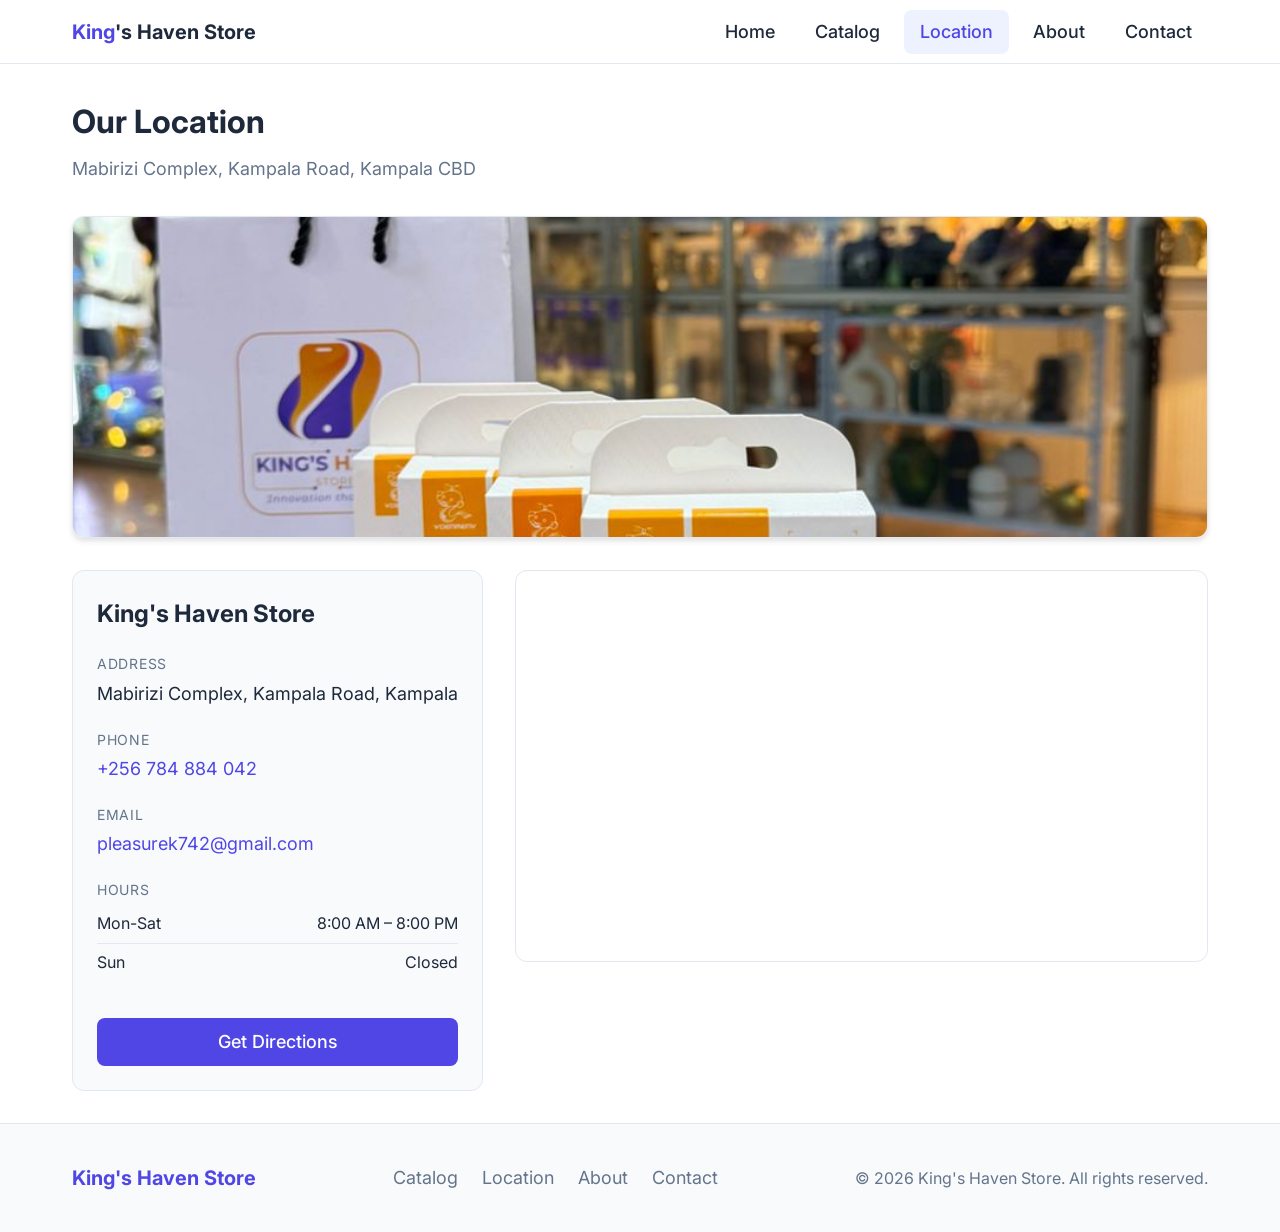
<file: location.html>
<!DOCTYPE html>
<html lang="en">
<head>
  <meta charset="UTF-8">
  <meta name="viewport" content="width=device-width, initial-scale=1.0">
  <meta name="description" content="Visit King's Haven Store — contact, hours, and directions.">
  <title>Location — King's Haven Store</title>
  <link rel="stylesheet" href="css/reset.css">
  <link rel="stylesheet" href="css/variables.css">
  <link rel="stylesheet" href="css/style.css">
  <link rel="stylesheet" href="css/location.css">
</head>
<body data-page="location">
  <div class="page-wrapper">
    <header class="site-header">
      <div class="container header-inner">
        <a href="index.html" class="logo">King<span>'s Haven Store</span></a>
        <button class="nav-toggle" aria-expanded="false" aria-controls="main-nav" aria-label="Toggle navigation">
          <span class="nav-toggle-icon"></span>
        </button>
        <nav class="main-nav" id="main-nav">
          <ul>
            <li><a href="index.html" data-nav="home">Home</a></li>
            <li><a href="catalog.html" data-nav="catalog">Catalog</a></li>
            <li><a href="location.html" data-nav="location">Location</a></li>
            <li><a href="about.html" data-nav="about">About</a></li>
            <li><a href="contact.html" data-nav="contact">Contact</a></li>
          </ul>
        </nav>
      </div>
    </header>

    <main>
      <div class="container">
        <h1 class="page-title">Our Location</h1>
        <p class="page-subtitle">Mabirizi Complex, Kampala Road, Kampala CBD</p>

        <div class="location-store-photo">
          <img src="assets/images/store.jpeg" alt="Inside King's Haven Store" loading="lazy">
        </div>

        <div class="location-layout">
          <div id="store-info"><p class="loading">Loading store info…</p></div>
          <div class="map-container" id="store-map"></div>
        </div>
      </div>
    </main>

    <footer class="site-footer">
      <div class="container footer-inner">
        <p class="footer-brand">King's Haven Store</p>
        <nav class="footer-links">
          <a href="catalog.html">Catalog</a>
          <a href="location.html">Location</a>
          <a href="about.html">About</a>
          <a href="contact.html">Contact</a>
        </nav>
        <p class="footer-copy">&copy; 2026 King's Haven Store. All rights reserved.</p>
      </div>
    </footer>
  </div>

  <script src="js/render.js"></script>
  <script src="js/main.js"></script>
  <script src="js/location.js"></script>
</body>
</html>
</file>
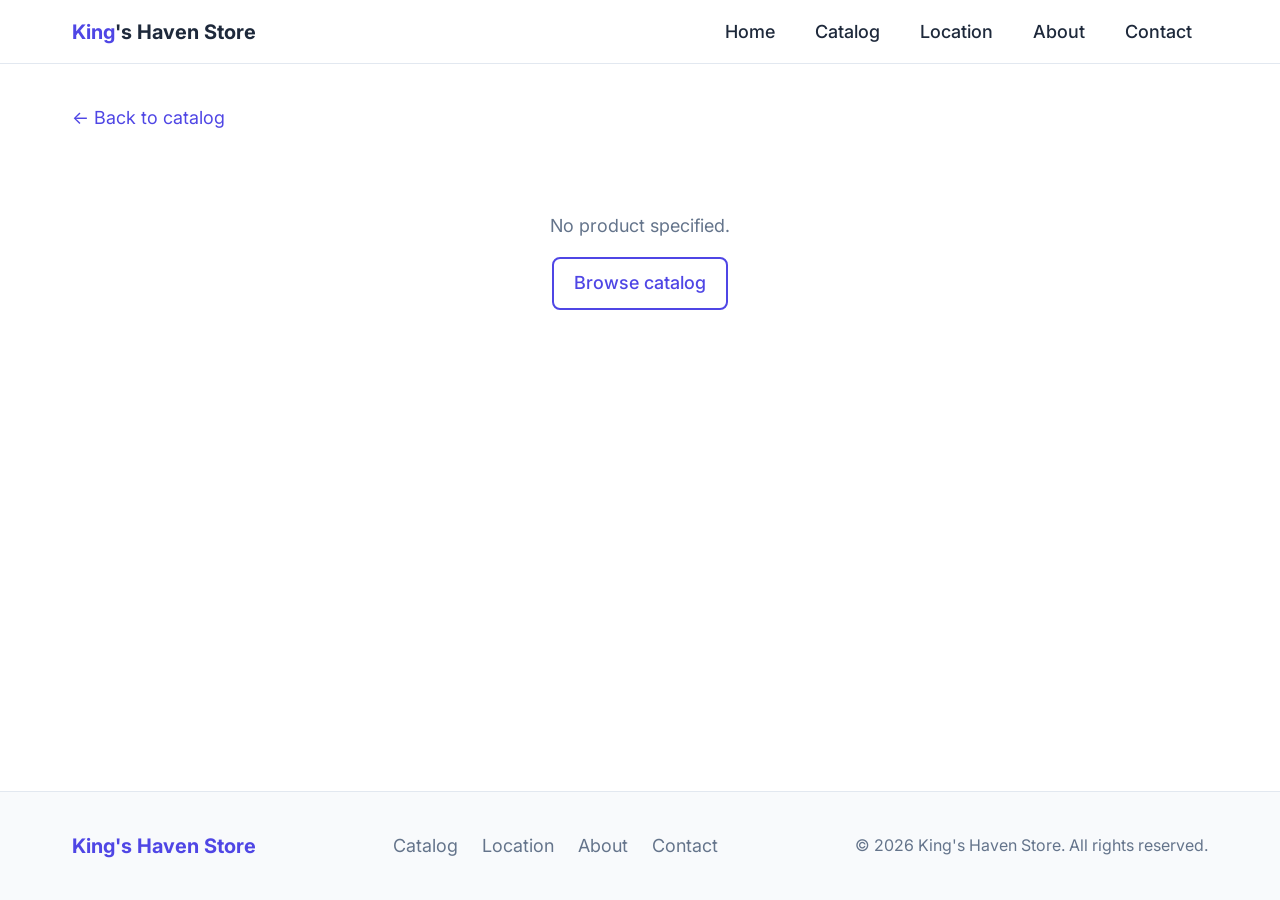
<file: product.html>
<!DOCTYPE html>
<html lang="en">
<head>
  <meta charset="UTF-8">
  <meta name="viewport" content="width=device-width, initial-scale=1.0">
  <meta name="description" content="Product details at King's Haven Store.">
  <title>Product — King's Haven Store</title>
  <link rel="stylesheet" href="css/reset.css">
  <link rel="stylesheet" href="css/variables.css">
  <link rel="stylesheet" href="css/style.css">
  <link rel="stylesheet" href="css/product.css">
</head>
<body data-page="product">
  <div class="page-wrapper">
    <header class="site-header">
      <div class="container header-inner">
        <a href="index.html" class="logo">King<span>'s Haven Store</span></a>
        <button class="nav-toggle" aria-expanded="false" aria-controls="main-nav" aria-label="Toggle navigation">
          <span class="nav-toggle-icon"></span>
        </button>
        <nav class="main-nav" id="main-nav">
          <ul>
            <li><a href="index.html" data-nav="home">Home</a></li>
            <li><a href="catalog.html" data-nav="catalog">Catalog</a></li>
            <li><a href="location.html" data-nav="location">Location</a></li>
            <li><a href="about.html" data-nav="about">About</a></li>
            <li><a href="contact.html" data-nav="contact">Contact</a></li>
          </ul>
        </nav>
      </div>
    </header>

    <main>
      <div class="container">
        <a href="catalog.html" class="back-link">&larr; Back to catalog</a>
        <div id="product-detail"><p class="loading">Loading product…</p></div>
      </div>
    </main>

    <footer class="site-footer">
      <div class="container footer-inner">
        <p class="footer-brand">King's Haven Store</p>
        <nav class="footer-links">
          <a href="catalog.html">Catalog</a>
          <a href="location.html">Location</a>
          <a href="about.html">About</a>
          <a href="contact.html">Contact</a>
        </nav>
        <p class="footer-copy">&copy; 2026 King's Haven Store. All rights reserved.</p>
      </div>
    </footer>
  </div>

  <script src="js/data.js"></script>
  <script src="js/render.js"></script>
  <script src="js/main.js"></script>
  <script src="js/product.js"></script>
</body>
</html>
</file>
<file: css/variables.css>
:root {
  --color-primary: #4f46e5;
  --color-primary-dark: #4338ca;
  --color-primary-light: #eef2ff;
  --color-text: #1e293b;
  --color-text-muted: #64748b;
  --color-bg: #ffffff;
  --color-bg-alt: #f8fafc;
  --color-border: #e2e8f0;
  --color-star: #f59e0b;
  --color-success: #10b981;

  --font-family: 'Inter', system-ui, -apple-system, sans-serif;
  --page-padding: clamp(1rem, 4vw, 2rem);
  --max-width: 1200px;
  --header-height: 64px;
  --radius: 0.5rem;
  --radius-lg: 0.75rem;
  --shadow: 0 1px 3px rgba(0, 0, 0, 0.08), 0 1px 2px rgba(0, 0, 0, 0.06);
  --shadow-md: 0 4px 6px rgba(0, 0, 0, 0.07), 0 2px 4px rgba(0, 0, 0, 0.06);

  --text-xs: clamp(0.75rem, 0.7rem + 0.25vw, 0.875rem);
  --text-sm: clamp(0.875rem, 0.8rem + 0.35vw, 1rem);
  --text-base: clamp(1rem, 0.95rem + 0.25vw, 1.125rem);
  --text-lg: clamp(1.125rem, 1rem + 0.5vw, 1.25rem);
  --text-xl: clamp(1.25rem, 1.1rem + 0.75vw, 1.5rem);
  --text-2xl: clamp(1.5rem, 1.25rem + 1.25vw, 2rem);
  --text-3xl: clamp(1.875rem, 1.5rem + 1.875vw, 2.5rem);

  --bp-sm: 640px;
  --bp-md: 768px;
  --bp-lg: 1024px;
}
</file>
<file: css/style.css>
@import url('https://fonts.googleapis.com/css2?family=Inter:wght@400;500;600;700&display=swap');

/* Shared layout, header, footer, buttons, and reusable components */

body {
  font-family: var(--font-family);
  font-size: var(--text-base);
  color: var(--color-text);
  background: var(--color-bg);
}

.container {
  width: 100%;
  max-width: var(--max-width);
  margin: 0 auto;
  padding-left: var(--page-padding);
  padding-right: var(--page-padding);
}

/* Header */
.site-header {
  position: sticky;
  top: 0;
  z-index: 100;
  background: var(--color-bg);
  border-bottom: 1px solid var(--color-border);
  height: var(--header-height);
}

.header-inner {
  display: flex;
  align-items: center;
  justify-content: space-between;
  height: var(--header-height);
}

.logo {
  font-size: var(--text-lg);
  font-weight: 700;
  color: var(--color-primary);
}

.logo span {
  color: var(--color-text);
}

.nav-toggle {
  display: flex;
  align-items: center;
  justify-content: center;
  width: 44px;
  height: 44px;
  color: var(--color-text);
}

.nav-toggle-icon {
  width: 24px;
  height: 2px;
  background: currentColor;
  position: relative;
  transition: background 0.2s;
}

.nav-toggle-icon::before,
.nav-toggle-icon::after {
  content: '';
  position: absolute;
  left: 0;
  width: 24px;
  height: 2px;
  background: currentColor;
  transition: transform 0.2s;
}

.nav-toggle-icon::before {
  top: -7px;
}

.nav-toggle-icon::after {
  top: 7px;
}

.nav-toggle[aria-expanded="true"] .nav-toggle-icon {
  background: transparent;
}

.nav-toggle[aria-expanded="true"] .nav-toggle-icon::before {
  transform: translateY(7px) rotate(45deg);
}

.nav-toggle[aria-expanded="true"] .nav-toggle-icon::after {
  transform: translateY(-7px) rotate(-45deg);
}

.main-nav {
  display: none;
  position: fixed;
  top: var(--header-height);
  left: 0;
  right: 0;
  background: var(--color-bg);
  border-bottom: 1px solid var(--color-border);
  padding: 0.5rem var(--page-padding) 1rem;
  box-shadow: var(--shadow-md);
}

.main-nav.is-open {
  display: block;
}

.main-nav ul {
  display: flex;
  flex-direction: column;
  gap: 0.25rem;
}

.main-nav a {
  display: block;
  padding: 0.75rem 1rem;
  min-height: 44px;
  font-weight: 500;
  border-radius: var(--radius);
  transition: background 0.15s, color 0.15s;
}

.main-nav a:hover,
.main-nav a:focus-visible {
  background: var(--color-primary-light);
  color: var(--color-primary);
  outline: none;
}

.main-nav a.active {
  background: var(--color-primary-light);
  color: var(--color-primary);
}

@media (min-width: 768px) {
  .nav-toggle {
    display: none;
  }

  .main-nav {
    display: block;
    position: static;
    padding: 0;
    border: none;
    box-shadow: none;
    background: transparent;
  }

  .main-nav ul {
    flex-direction: row;
    gap: 0.5rem;
  }

  .main-nav a {
    padding: 0.5rem 1rem;
  }
}

body.nav-open {
  overflow: hidden;
}

/* Footer */
.site-footer {
  background: var(--color-bg-alt);
  border-top: 1px solid var(--color-border);
  padding: 2rem 0;
  margin-top: auto;
}

.footer-inner {
  display: flex;
  flex-direction: column;
  gap: 1.5rem;
  text-align: center;
}

.footer-brand {
  font-weight: 700;
  font-size: var(--text-lg);
  color: var(--color-primary);
}

.footer-links {
  display: flex;
  flex-direction: column;
  gap: 0.75rem;
}

.footer-links a {
  color: var(--color-text-muted);
  min-height: 44px;
  display: flex;
  align-items: center;
  justify-content: center;
}

.footer-links a:hover {
  color: var(--color-primary);
}

.footer-copy {
  font-size: var(--text-sm);
  color: var(--color-text-muted);
}

@media (min-width: 768px) {
  .footer-inner {
    flex-direction: row;
    justify-content: space-between;
    align-items: center;
    text-align: left;
  }

  .footer-links {
    flex-direction: row;
    gap: 1.5rem;
  }

  .footer-links a {
    justify-content: flex-start;
  }
}

/* Layout */
.page-wrapper {
  display: flex;
  flex-direction: column;
  min-height: 100vh;
}

main {
  flex: 1;
  padding: 2rem 0;
}

.page-title {
  font-size: var(--text-2xl);
  font-weight: 700;
  margin-bottom: 0.5rem;
}

.page-subtitle {
  font-size: var(--text-base);
  color: var(--color-text-muted);
  margin-bottom: 2rem;
}

.section {
  padding: clamp(2.5rem, 5vw, 4rem) 0;
}

.section-alt {
  background: var(--color-bg-alt);
}

.section-title {
  font-size: var(--text-xl);
  font-weight: 600;
  margin-bottom: 0.375rem;
}

/* Buttons */
.btn {
  display: inline-flex;
  align-items: center;
  justify-content: center;
  min-height: 44px;
  padding: 0.625rem 1.25rem;
  font-size: var(--text-base);
  font-weight: 500;
  border-radius: var(--radius);
  transition: background 0.15s, color 0.15s, border-color 0.15s;
}

.btn-primary {
  background: var(--color-primary);
  color: white;
}

.btn-primary:hover,
.btn-primary:focus-visible {
  background: var(--color-primary-dark);
  outline: none;
}

.btn-outline {
  border: 2px solid var(--color-primary);
  color: var(--color-primary);
  background: transparent;
}

.btn-outline:hover,
.btn-outline:focus-visible {
  background: var(--color-primary-light);
  outline: none;
}

/* Category tiles (home + shared) */
.category-grid {
  display: grid;
  grid-template-columns: repeat(2, 1fr);
  gap: 1rem;
}

@media (min-width: 640px) {
  .category-grid {
    grid-template-columns: repeat(3, 1fr);
  }
}

@media (min-width: 1024px) {
  .category-grid {
    grid-template-columns: repeat(5, 1fr);
  }
}

.category-tile {
  display: flex;
  flex-direction: column;
  align-items: center;
  justify-content: center;
  gap: 0.75rem;
  padding: 1.5rem 1.25rem;
  min-height: 140px;
  background: #ffffff;
  border: 1px solid rgba(79, 70, 229, 0.12);
  border-radius: 1.25rem;
  text-align: center;
  box-shadow: 0 16px 30px rgba(15, 23, 42, 0.05);
  transition: transform 0.2s ease, box-shadow 0.2s ease, border-color 0.2s ease;
}

.category-tile:hover,
.category-tile:focus-visible {
  border-color: rgba(79, 70, 229, 0.24);
  box-shadow: 0 24px 45px rgba(15, 23, 42, 0.08);
  transform: translateY(-3px);
  outline: none;
}

.category-tile-icon {
  font-size: 2.2rem;
  line-height: 1;
  color: var(--color-primary);
}

.category-tile-label {
  font-weight: 700;
  font-size: var(--text-base);
  color: var(--color-text);
}

/* Product grid & cards (home + catalog) */
.product-grid {
  display: grid;
  grid-template-columns: 1fr;
  gap: 1.25rem;
}

@media (min-width: 640px) {
  .product-grid {
    grid-template-columns: repeat(2, 1fr);
  }
}

@media (min-width: 768px) {
  .product-grid {
    grid-template-columns: repeat(3, 1fr);
  }
}

@media (min-width: 1024px) {
  .product-grid {
    grid-template-columns: repeat(4, 1fr);
  }
}

.product-card {
  display: flex;
  flex-direction: column;
  background: #ffffff;
  border: 1px solid rgba(226, 232, 240, 0.9);
  border-radius: 1.25rem;
  overflow: hidden;
  transition: transform 0.2s ease, box-shadow 0.2s ease, border-color 0.2s ease;
  box-shadow: 0 12px 32px rgba(15, 23, 42, 0.05);
}

.product-card:hover {
  box-shadow: 0 20px 48px rgba(15, 23, 42, 0.1);
  transform: translateY(-4px);
  border-color: rgba(79, 70, 229, 0.18);
}

.product-card-image {
  aspect-ratio: 4 / 3;
  background: var(--color-bg-alt);
  overflow: hidden;
  position: relative;
}

.product-card-brand {
  position: absolute;
  top: 0.75rem;
  left: 0.75rem;
  z-index: 1;
  padding: 0.25rem 0.625rem;
  font-size: var(--text-xs);
  font-weight: 600;
  text-transform: uppercase;
  letter-spacing: 0.04em;
  border-radius: 999px;
  background: rgba(255, 255, 255, 0.95);
  color: var(--color-text);
  box-shadow: var(--shadow);
}

.product-card-brand--apple {
  color: #1d1d1f;
}

.product-card-brand--samsung {
  color: #1428a0;
}

.product-card-image img {
  width: 100%;
  height: 100%;
  object-fit: cover;
}

.product-card-body {
  padding: 1rem;
  display: flex;
  flex-direction: column;
  flex: 1;
  gap: 0.375rem;
}

.product-card-category {
  font-size: var(--text-xs);
  text-transform: uppercase;
  letter-spacing: 0.05em;
  color: var(--color-text-muted);
}

.product-card-name {
  font-weight: 600;
  font-size: var(--text-base);
  line-height: 1.3;
}

.product-card-rating {
  display: flex;
  align-items: center;
  gap: 0.25rem;
  font-size: var(--text-sm);
  color: var(--color-star);
}

.product-card-rating span {
  color: var(--color-text-muted);
}

.product-card-price {
  font-size: var(--text-lg);
  font-weight: 700;
  color: var(--color-primary);
  margin-top: auto;
  padding-top: 0.5rem;
}

.stars {
  display: inline-flex;
  gap: 1px;
  color: var(--color-star);
}

.empty-state {
  text-align: center;
  padding: 3rem 1rem;
  color: var(--color-text-muted);
}

.empty-state p {
  margin-bottom: 1rem;
}

.sr-only {
  position: absolute;
  width: 1px;
  height: 1px;
  padding: 0;
  margin: -1px;
  overflow: hidden;
  clip: rect(0, 0, 0, 0);
  white-space: nowrap;
  border: 0;
}

.loading {
  text-align: center;
  padding: 2rem;
  color: var(--color-text-muted);
}
</file>
<file: css/home.css>
/* Home page — index.html */

main.home-main {
  padding: 0;
}

.section-desc {
  font-size: var(--text-base);
  color: var(--color-text-muted);
  margin: 0;
}

.section-header {
  display: flex;
  flex-direction: column;
  gap: 1rem;
  margin-bottom: 1.75rem;
}

.section-header--center {
  text-align: center;
  align-items: center;
}

@media (min-width: 640px) {
  .section-header {
    flex-direction: row;
    align-items: flex-end;
    justify-content: space-between;
  }

  .section-header--center {
    flex-direction: column;
    align-items: center;
  }
}

.section-link {
  font-weight: 500;
  color: var(--color-primary);
  white-space: nowrap;
  min-height: 44px;
  display: inline-flex;
  align-items: center;
}

.section-link:hover {
  text-decoration: underline;
}

/* Hero */
.hero {
  position: relative;
  overflow: hidden;
  background: linear-gradient(160deg, #eef2ff 0%, #ffffff 50%, #f8fafc 100%);
  padding: clamp(2.5rem, 5vw, 4rem) 0;
  border-bottom: 1px solid var(--color-border);
}

.hero-inner {
  display: grid;
  gap: 2rem;
  align-items: center;
}

@media (min-width: 900px) {
  .hero-inner {
    grid-template-columns: 1fr 1fr;
    gap: 3rem;
  }
}

.hero-content {
  text-align: center;
}

@media (min-width: 900px) {
  .hero-content {
    text-align: left;
  }
}

.hero-badge {
  display: inline-flex;
  padding: 0.5rem 0.85rem;
  border-radius: 999px;
  background: rgba(79, 70, 229, 0.1);
  color: var(--color-primary);
  font-size: var(--text-sm);
  font-weight: 600;
  margin-bottom: 1rem;
}

.hero-title {
  font-size: var(--text-3xl);
  font-weight: 700;
  margin-bottom: 1rem;
  line-height: 1.15;
}

.hero-text {
  font-size: var(--text-lg);
  color: var(--color-text-muted);
  max-width: 34rem;
  margin: 0 auto 1.75rem;
  line-height: 1.65;
}

@media (min-width: 900px) {
  .hero-text {
    margin-left: 0;
    margin-right: 0;
  }
}

.hero-actions {
  display: flex;
  flex-direction: column;
  gap: 0.75rem;
  align-items: center;
}

@media (min-width: 480px) {
  .hero-actions {
    flex-direction: row;
    justify-content: center;
  }
}

@media (min-width: 900px) {
  .hero-actions {
    justify-content: flex-start;
  }
}

.hero-actions .btn {
  width: 100%;
  max-width: 200px;
}

@media (min-width: 480px) {
  .hero-actions .btn {
    width: auto;
    max-width: none;
  }
}

.hero-visual {
  position: relative;
  border-radius: var(--radius-lg);
  overflow: hidden;
  box-shadow: var(--shadow-md);
  border: 1px solid var(--color-border);
}

.hero-image {
  width: 100%;
  aspect-ratio: 4 / 3;
  object-fit: cover;
}

.hero-visual-badge {
  position: absolute;
  bottom: 1rem;
  left: 1rem;
  display: flex;
  align-items: center;
  gap: 0.5rem;
  padding: 0.5rem 0.85rem;
  background: rgba(255, 255, 255, 0.95);
  border-radius: 999px;
  font-size: var(--text-sm);
  font-weight: 600;
  box-shadow: var(--shadow);
}

.hero-store-logo {
  width: 32px;
  height: 32px;
  border-radius: 50%;
  object-fit: cover;
}

/* Category image tiles */
.category-grid--home {
  grid-template-columns: 1fr;
  gap: 1.25rem;
}

@media (min-width: 640px) {
  .category-grid--home {
    grid-template-columns: repeat(2, 1fr);
  }
}

.category-tile--image {
  padding: 0;
  min-height: 0;
  overflow: hidden;
  align-items: stretch;
  text-align: left;
}

.category-tile-media {
  position: relative;
  aspect-ratio: 16 / 10;
  overflow: hidden;
}

.category-tile-media img {
  width: 100%;
  height: 100%;
  object-fit: cover;
  transition: transform 0.3s ease;
}

.category-tile--image:hover .category-tile-media img {
  transform: scale(1.04);
}

.category-tile-overlay {
  position: absolute;
  inset: 0;
  background: linear-gradient(to top, rgba(15, 23, 42, 0.55), transparent 55%);
}

.category-tile-content {
  padding: 1.25rem;
  display: flex;
  flex-direction: column;
  gap: 0.25rem;
}

.category-tile--image .category-tile-label {
  font-size: var(--text-lg);
  font-weight: 700;
}

.category-tile-desc {
  font-size: var(--text-sm);
  color: var(--color-text-muted);
}

.category-tile-cta {
  margin-top: 0.5rem;
  font-size: var(--text-sm);
  font-weight: 600;
  color: var(--color-primary);
}

/* Trust section */
.trust-grid {
  display: grid;
  grid-template-columns: 1fr;
  gap: 1.25rem;
}

@media (min-width: 640px) {
  .trust-grid {
    grid-template-columns: repeat(2, 1fr);
  }
}

@media (min-width: 1024px) {
  .trust-grid {
    grid-template-columns: repeat(4, 1fr);
  }
}

.trust-card {
  background: var(--color-bg);
  border: 1px solid var(--color-border);
  border-radius: var(--radius-lg);
  overflow: hidden;
  transition: box-shadow 0.15s, transform 0.15s;
}

.trust-card:hover {
  box-shadow: var(--shadow-md);
  transform: translateY(-2px);
}

.trust-card img {
  width: 100%;
  aspect-ratio: 4 / 3;
  object-fit: cover;
}

.trust-card h3 {
  font-size: var(--text-base);
  font-weight: 600;
  padding: 1rem 1rem 0.25rem;
}

.trust-card p {
  font-size: var(--text-sm);
  color: var(--color-text-muted);
  padding: 0 1rem 1rem;
  line-height: 1.5;
}

/* CTA banner */
.cta-banner {
  display: grid;
  gap: 0;
  background: var(--color-bg);
  border: 1px solid var(--color-border);
  border-radius: var(--radius-lg);
  overflow: hidden;
  box-shadow: var(--shadow-md);
}

@media (min-width: 768px) {
  .cta-banner {
    grid-template-columns: 1fr 1fr;
  }
}

.cta-banner-media img {
  width: 100%;
  height: 100%;
  min-height: 220px;
  object-fit: cover;
}

.cta-banner-text {
  padding: clamp(1.5rem, 4vw, 2rem);
  display: flex;
  flex-direction: column;
  justify-content: center;
  gap: 0.75rem;
}

.cta-banner-title {
  font-size: var(--text-xl);
  font-weight: 700;
}

.cta-banner-desc {
  font-size: var(--text-base);
  color: var(--color-text-muted);
  margin: 0;
  line-height: 1.6;
}

.cta-banner .btn-primary {
  align-self: flex-start;
  margin-top: 0.5rem;
}

/* Home product grids */
.home-section .product-grid {
  grid-template-columns: 1fr;
}

@media (min-width: 640px) {
  .home-section .product-grid {
    grid-template-columns: repeat(2, 1fr);
  }
}

@media (min-width: 1024px) {
  .home-section .product-grid {
    grid-template-columns: repeat(4, 1fr);
  }
}

/* Single Samsung product — centred card */
#samsung-products.samsung-single .product-grid {
  max-width: 320px;
  margin: 0 auto;
}

@media (min-width: 640px) {
  #samsung-products.samsung-single .product-grid {
    max-width: 360px;
  }
}
</file>
<file: css/about.css>
/* --- HERO BANNER --- */
.hero-banner {
  position: relative;
  background:
    linear-gradient(135deg, rgba(79, 70, 229, 0.82), rgba(30, 41, 59, 0.7)),
    url('../assets/images/store.jpeg') no-repeat center center / cover;
  min-height: 380px;
  display: flex;
  align-items: center;
  justify-content: center;
  text-align: center;
  color: #ffffff;
  overflow: hidden;
}

.hero-overlay {
  position: absolute;
  inset: 0;
  background: radial-gradient(ellipse at 30% 50%, rgba(79, 70, 229, 0.15) 0%, transparent 70%);
  z-index: 1;
}

.hero-content {
  position: relative;
  z-index: 2;
  max-width: 720px;
  margin: 0 auto;
  padding: 3.5rem var(--page-padding);
  animation: heroFadeUp 0.8s cubic-bezier(0.25, 1, 0.5, 1) both;
}

.hero-title {
  font-size: clamp(1.75rem, 4vw + 0.5rem, 2.75rem);
  font-weight: 700;
  margin: 0 0 0.75rem;
  text-transform: uppercase;
  letter-spacing: 1.5px;
  line-height: 1.15;
  text-shadow: 0 2px 12px rgba(0, 0, 0, 0.25);
}

.hero-subtitle {
  font-size: clamp(1rem, 1vw + 0.75rem, 1.2rem);
  font-weight: 300;
  margin-bottom: 1.75rem;
  opacity: 0.92;
  line-height: 1.6;
}

.hero-cta {
  display: inline-block;
  background: #ffffff;
  color: var(--color-primary);
  padding: 0.75rem 2rem;
  border-radius: 999px;
  font-weight: 600;
  font-size: var(--text-base);
  text-decoration: none;
  box-shadow: 0 4px 20px rgba(0, 0, 0, 0.15);
  transition: transform 0.3s cubic-bezier(0.25, 1, 0.5, 1), box-shadow 0.3s ease;
}

.hero-cta:hover {
  transform: translateY(-2px) scale(1.03);
  box-shadow: 0 8px 28px rgba(0, 0, 0, 0.2);
}

@keyframes heroFadeUp {
  from {
    opacity: 0;
    transform: translateY(28px);
  }

  to {
    opacity: 1;
    transform: translateY(0);
  }
}

/* --- Base Content Spacing --- */
.about-content {
  padding: 3rem 0 2rem;
}

.about-content p {
  margin-bottom: 1rem;
  color: var(--color-text-muted);
  line-height: 1.75;
  font-size: var(--text-base);
}

.about-content a.inline-link {
  color: var(--color-primary);
  font-weight: 600;
  transition: color 0.2s;
}

.about-content a.inline-link:hover {
  text-decoration: underline;
}

/* --- Flex Rows (Alternating Story Sections) --- */
.flex-row {
  display: flex;
  align-items: center;
  gap: 3rem;
  margin-bottom: 5rem;
}

.flex-row.reverse {
  flex-direction: row-reverse;
}

.flex-text,
.flex-image-container {
  flex: 1;
  min-width: 0;
}

.flex-text h2 {
  font-size: clamp(1.5rem, 2vw + 0.5rem, 2rem);
  font-weight: 700;
  margin-top: 0;
  margin-bottom: 1rem;
  letter-spacing: -0.3px;
  color: var(--color-text);
}

.side-image {
  width: 100%;
  height: auto;
  max-height: 380px;
  object-fit: cover;
  border-radius: var(--radius-lg);
  box-shadow: 0 8px 30px rgba(0, 0, 0, 0.08);
  transition: transform 0.4s cubic-bezier(0.25, 1, 0.5, 1), box-shadow 0.4s ease;
}

.side-image:hover {
  transform: translateY(-5px);
  box-shadow: 0 16px 40px rgba(0, 0, 0, 0.14);
}

/* --- Animated Stats Counters --- */
.stats-counter-section {
  display: grid;
  grid-template-columns: repeat(auto-fit, minmax(200px, 1fr));
  gap: 1.5rem;
  margin: 4rem 0;
  text-align: center;
}

.stat-card {
  background: linear-gradient(145deg, var(--color-bg-alt), #ffffff);
  padding: 2.25rem 1.5rem;
  border-radius: var(--radius-lg);
  border: 1px solid var(--color-border);
  box-shadow: 0 4px 16px rgba(0, 0, 0, 0.04);
  transition: transform 0.3s ease, box-shadow 0.3s ease;
}

.stat-card:hover {
  transform: translateY(-4px);
  box-shadow: 0 12px 32px rgba(79, 70, 229, 0.1);
}

.stat-number {
  display: block;
  font-size: clamp(2.25rem, 3vw + 0.5rem, 3rem);
  font-weight: 700;
  color: var(--color-primary);
  margin-bottom: 0.5rem;
  line-height: 1;
}

.stat-label {
  font-size: var(--text-sm);
  color: var(--color-text-muted);
  font-weight: 500;
  letter-spacing: 0.01em;
}

/* --- Section Divider Titles --- */
.section-divider-title {
  text-align: center;
  font-size: clamp(1.5rem, 2vw + 0.5rem, 2rem);
  margin: 4rem 0 2rem;
  font-weight: 700;
  color: var(--color-text);
  position: relative;
}

.section-divider-title::after {
  content: '';
  display: block;
  width: 48px;
  height: 3px;
  background: var(--color-primary);
  border-radius: 999px;
  margin: 0.75rem auto 0;
}

/* --- Media Showcase Mosaic Grid --- */
.media-showcase-grid {
  display: grid;
  grid-template-columns: repeat(2, 1fr);
  gap: 1.25rem;
  margin-bottom: 4rem;
}

.showcase-item {
  position: relative;
  border-radius: var(--radius-lg);
  overflow: hidden;
  height: 220px;
  box-shadow: 0 4px 18px rgba(0, 0, 0, 0.06);
  cursor: pointer;
}

.showcase-item.tall {
  grid-row: span 2;
  height: 100%;
}

.showcase-item img {
  width: 100%;
  height: 100%;
  object-fit: cover;
  transition: transform 0.5s cubic-bezier(0.25, 1, 0.5, 1);
}

.showcase-overlay {
  position: absolute;
  inset: 0;
  background: linear-gradient(to top, rgba(0, 0, 0, 0.65) 0%, rgba(0, 0, 0, 0) 55%);
  display: flex;
  align-items: flex-end;
  padding: 1.25rem;
  opacity: 0;
  transition: opacity 0.35s ease;
}

.showcase-overlay span {
  color: #ffffff;
  font-size: var(--text-base);
  font-weight: 600;
  transform: translateY(8px);
  transition: transform 0.35s ease;
}

.showcase-item:hover .showcase-overlay {
  opacity: 1;
}

.showcase-item:hover .showcase-overlay span {
  transform: translateY(0);
}

.showcase-item:hover img {
  transform: scale(1.06);
}

/* --- Features Grid --- */
.about-features {
  display: grid;
  grid-template-columns: repeat(auto-fit, minmax(230px, 1fr));
  gap: 1.5rem;
  margin-bottom: 2rem;
}

.about-feature {
  background: var(--color-bg-alt);
  padding: 2rem 1.5rem;
  border-radius: var(--radius-lg);
  border: 1px solid var(--color-border);
  transition: transform 0.3s cubic-bezier(0.25, 1, 0.5, 1), box-shadow 0.3s ease, border-color 0.3s ease;
}

.about-feature:hover {
  background: #ffffff;
  box-shadow: 0 12px 36px rgba(79, 70, 229, 0.1);
  border-color: rgba(79, 70, 229, 0.2);
  transform: translateY(-4px);
}

.feature-icon {
  display: inline-flex;
  align-items: center;
  justify-content: center;
  width: 52px;
  height: 52px;
  border-radius: 14px;
  background: var(--color-primary-light);
  color: var(--color-primary);
  margin-bottom: 1rem;
  transition: background 0.3s ease, transform 0.3s ease;
}

.about-feature:hover .feature-icon {
  background: var(--color-primary);
  color: #ffffff;
  transform: scale(1.08);
}

.about-feature h3 {
  font-size: var(--text-lg);
  font-weight: 600;
  margin: 0 0 0.5rem;
  color: var(--color-text);
}

.about-feature p {
  margin: 0;
  color: var(--color-text-muted);
  line-height: 1.6;
  font-size: var(--text-sm);
}

.about-feature a {
  color: var(--color-primary);
  text-decoration: none;
  font-weight: 500;
}

.about-feature a:hover {
  text-decoration: underline;
}

/* --- Happy Clients Section --- */
.happy-clients-intro {
  text-align: center;
  max-width: 600px;
  margin: 0 auto 2.5rem;
  color: var(--color-text-muted);
  font-size: var(--text-base);
  line-height: 1.7;
}

.happy-clients-grid {
  display: grid;
  grid-template-columns: repeat(auto-fit, minmax(300px, 1fr));
  gap: 2rem;
  margin-bottom: 4rem;
}

.client-card {
  background: var(--color-bg-alt);
  border: 1px solid var(--color-border);
  border-radius: var(--radius-lg);
  overflow: hidden;
  transition: transform 0.35s cubic-bezier(0.25, 1, 0.5, 1), box-shadow 0.35s ease;
}

.client-card:hover {
  transform: translateY(-6px);
  box-shadow: 0 16px 48px rgba(79, 70, 229, 0.12);
}

.client-image {
  position: relative;
  overflow: hidden;
  aspect-ratio: 4 / 3;
}

.client-image img {
  width: 100%;
  height: 100%;
  object-fit: cover;
  transition: transform 0.5s cubic-bezier(0.25, 1, 0.5, 1);
}

.client-card:hover .client-image img {
  transform: scale(1.04);
}

.client-caption {
  padding: 1.25rem 1.5rem;
}

.client-badge {
  display: inline-block;
  background: linear-gradient(135deg, rgba(79, 70, 229, 0.12), rgba(79, 70, 229, 0.06));
  color: var(--color-primary);
  font-size: 0.8rem;
  font-weight: 600;
  padding: 0.35rem 0.85rem;
  border-radius: 999px;
  margin-bottom: 0.65rem;
  letter-spacing: 0.02em;
}

.client-caption p {
  margin: 0;
  font-size: var(--text-sm);
  color: var(--color-text-muted);
  line-height: 1.6;
  font-style: italic;
}

/* --- Scroll-triggered fade-in animations --- */
.fade-in {
  opacity: 0;
  transform: translateY(32px);
  transition: opacity 0.7s cubic-bezier(0.25, 1, 0.5, 1), transform 0.7s cubic-bezier(0.25, 1, 0.5, 1);
}

.fade-in.is-visible {
  opacity: 1;
  transform: translateY(0);
}

/* --- Responsive Adjustments --- */
@media (max-width: 768px) {
  .hero-banner {
    min-height: 300px;
  }

  .hero-content {
    padding: 2.5rem var(--page-padding);
  }

  .flex-row,
  .flex-row.reverse {
    flex-direction: column;
    gap: 1.75rem;
    margin-bottom: 3rem;
  }

  .side-image {
    max-height: 280px;
  }

  .media-showcase-grid {
    grid-template-columns: 1fr;
  }

  .showcase-item.tall {
    grid-row: span 1;
    height: 240px;
  }

  .showcase-item {
    height: 200px;
  }

  /* Always show overlay on touch devices */
  .showcase-overlay {
    opacity: 1;
  }

  .showcase-overlay span {
    transform: translateY(0);
  }

  .stats-counter-section {
    grid-template-columns: 1fr;
    gap: 1rem;
  }

  .about-features {
    grid-template-columns: 1fr;
  }

  .happy-clients-grid {
    grid-template-columns: 1fr;
  }
}

@media (min-width: 769px) and (max-width: 1024px) {
  .flex-row {
    gap: 2rem;
  }

  .about-features {
    grid-template-columns: repeat(2, 1fr);
  }
}
</file>
<file: css/catalog.css>
/* Catalog page — catalog.html */

.catalog-controls {
  display: flex;
  flex-direction: column;
  gap: 1rem;
  margin-bottom: 1.5rem;
}

@media (min-width: 640px) {
  .catalog-controls {
    flex-direction: row;
    flex-wrap: wrap;
    align-items: center;
  }
}

.search-input {
  flex: 1;
  min-width: 0;
  min-height: 44px;
  padding: 0.625rem 1rem;
  font-size: 16px;
  border: 1px solid var(--color-border);
  border-radius: var(--radius);
  background: var(--color-bg);
}

.search-input:focus {
  outline: 2px solid var(--color-primary);
  outline-offset: 0;
  border-color: var(--color-primary);
}

.sort-select {
  min-height: 44px;
  padding: 0.625rem 2rem 0.625rem 1rem;
  font-size: 16px;
  border: 1px solid var(--color-border);
  border-radius: var(--radius);
  background: var(--color-bg);
  cursor: pointer;
}

.filter-pills {
  display: flex;
  flex-wrap: wrap;
  gap: 0.5rem;
  margin-bottom: 1.5rem;
}

.filter-pill {
  min-height: 44px;
  padding: 0.5rem 1rem;
  font-size: var(--text-sm);
  font-weight: 500;
  border: 1px solid var(--color-border);
  border-radius: 999px;
  background: var(--color-bg);
  transition: background 0.15s, border-color 0.15s, color 0.15s;
}

.filter-pill:hover,
.filter-pill:focus-visible {
  border-color: var(--color-primary);
  outline: none;
}

.filter-pill.active {
  background: var(--color-primary);
  border-color: var(--color-primary);
  color: white;
}

.filter-pills--brands {
  margin-top: -0.75rem;
}

.filter-pill--brand.active {
  background: var(--color-primary-dark);
}

.catalog-results-count {
  font-size: var(--text-sm);
  color: var(--color-text-muted);
  margin-bottom: 1rem;
}
</file>
<file: css/contact.css>
/* --- HERO BANNER --- */
.contact-hero {
  position: relative;
  background:
    linear-gradient(135deg, rgba(79, 70, 229, 0.85), rgba(30, 41, 59, 0.72)),
    url('../assets/images/mabirizi%20building2.jpeg') no-repeat center center / cover;
  min-height: 320px;
  display: flex;
  align-items: center;
  justify-content: center;
  text-align: center;
  color: #ffffff;
  overflow: hidden;
}

.contact-hero-overlay {
  position: absolute;
  inset: 0;
  background: radial-gradient(ellipse at 60% 40%, rgba(79, 70, 229, 0.12) 0%, transparent 70%);
  z-index: 1;
}

.contact-hero-content {
  position: relative;
  z-index: 2;
  max-width: 680px;
  margin: 0 auto;
  padding: 3.5rem var(--page-padding);
  animation: contactFadeUp 0.8s cubic-bezier(0.25, 1, 0.5, 1) both;
}

.contact-hero-title {
  font-size: clamp(1.75rem, 4vw + 0.5rem, 2.75rem);
  font-weight: 700;
  margin: 0 0 0.75rem;
  text-transform: uppercase;
  letter-spacing: 1.5px;
  line-height: 1.15;
  text-shadow: 0 2px 12px rgba(0, 0, 0, 0.25);
}

.contact-hero-subtitle {
  font-size: clamp(1rem, 1vw + 0.75rem, 1.2rem);
  font-weight: 300;
  margin-bottom: 0;
  opacity: 0.92;
  line-height: 1.6;
}

@keyframes contactFadeUp {
  from {
    opacity: 0;
    transform: translateY(28px);
  }

  to {
    opacity: 1;
    transform: translateY(0);
  }
}

/* --- Contact Info Cards --- */
.contact-cards-section {
  display: grid;
  grid-template-columns: repeat(auto-fit, minmax(220px, 1fr));
  gap: 1.5rem;
  margin: -3rem auto 3.5rem;
  position: relative;
  z-index: 3;
  max-width: var(--max-width);
}

.contact-card {
  background: var(--color-bg);
  border: 1px solid var(--color-border);
  border-radius: var(--radius-lg);
  padding: 2rem 1.5rem;
  text-align: center;
  box-shadow: 0 8px 32px rgba(0, 0, 0, 0.06);
  transition: transform 0.35s cubic-bezier(0.25, 1, 0.5, 1), box-shadow 0.35s ease;
}

.contact-card:hover {
  transform: translateY(-5px);
  box-shadow: 0 16px 48px rgba(79, 70, 229, 0.1);
}

.contact-card-icon {
  display: inline-flex;
  align-items: center;
  justify-content: center;
  width: 56px;
  height: 56px;
  border-radius: 16px;
  background: var(--color-primary-light);
  color: var(--color-primary);
  margin-bottom: 1rem;
  transition: background 0.3s ease, transform 0.3s ease;
}

.contact-card:hover .contact-card-icon {
  background: var(--color-primary);
  color: #ffffff;
  transform: scale(1.08);
}

.contact-card h3 {
  font-size: var(--text-lg);
  font-weight: 600;
  margin: 0 0 0.5rem;
  color: var(--color-text);
}

.contact-card-detail {
  font-size: var(--text-base);
  font-weight: 600;
  color: var(--color-text);
  margin: 0 0 0.35rem;
}

.contact-card-detail a {
  color: var(--color-primary);
  text-decoration: none;
  transition: color 0.2s;
}

.contact-card-detail a:hover {
  text-decoration: underline;
  color: var(--color-primary-dark);
}

.contact-card-hint {
  font-size: var(--text-sm);
  color: var(--color-text-muted);
  margin: 0;
}

/* --- Two-Column Body: Form + Map --- */
.contact-body {
  display: grid;
  grid-template-columns: 1fr;
  gap: 3rem;
  padding-bottom: 4rem;
}

@media (min-width: 900px) {
  .contact-body {
    grid-template-columns: 1fr 1fr;
  }
}

.contact-form-wrapper h2,
.contact-map-wrapper h2 {
  font-size: clamp(1.4rem, 2vw + 0.5rem, 1.75rem);
  font-weight: 700;
  margin: 0 0 0.5rem;
  color: var(--color-text);
}

.form-intro {
  color: var(--color-text-muted);
  font-size: var(--text-base);
  margin: 0 0 1.75rem;
  line-height: 1.6;
}

/* --- Contact Form --- */
.contact-form {
  display: grid;
  grid-template-columns: 1fr 1fr;
  gap: 1.25rem;
}

@media (max-width: 600px) {
  .contact-form {
    grid-template-columns: 1fr;
  }
}

.form-group {
  display: flex;
  flex-direction: column;
  gap: 0.4rem;
}

.form-group.full-width {
  grid-column: 1 / -1;
}

.form-group label {
  font-size: var(--text-sm);
  font-weight: 600;
  color: var(--color-text);
}

.form-group .optional {
  font-weight: 400;
  color: var(--color-text-muted);
  font-size: 0.85em;
}

.form-group input,
.form-group select,
.form-group textarea {
  font-family: var(--font-family);
  font-size: var(--text-base);
  padding: 0.75rem 1rem;
  border: 1.5px solid var(--color-border);
  border-radius: var(--radius);
  background: var(--color-bg);
  color: var(--color-text);
  transition: border-color 0.25s ease, box-shadow 0.25s ease;
  outline: none;
}

.form-group input:focus,
.form-group select:focus,
.form-group textarea:focus {
  border-color: var(--color-primary);
  box-shadow: 0 0 0 3px rgba(79, 70, 229, 0.1);
}

.form-group input::placeholder,
.form-group textarea::placeholder {
  color: var(--color-text-muted);
  opacity: 0.6;
}

.form-group textarea {
  resize: vertical;
  min-height: 120px;
}

.form-group select {
  cursor: pointer;
  appearance: none;
  background-image: url("data:image/svg+xml,%3Csvg width='12' height='8' viewBox='0 0 12 8' fill='none' xmlns='http://www.w3.org/2000/svg'%3E%3Cpath d='M1 1.5L6 6.5L11 1.5' stroke='%2364748b' stroke-width='1.5' stroke-linecap='round' stroke-linejoin='round'/%3E%3C/svg%3E");
  background-repeat: no-repeat;
  background-position: right 1rem center;
  padding-right: 2.5rem;
}

.form-actions {
  grid-column: 1 / -1;
  display: flex;
  flex-wrap: wrap;
  gap: 1rem;
  margin-top: 0.5rem;
}

.form-submit,
.btn-whatsapp {
  display: inline-flex;
  align-items: center;
  justify-content: center;
  gap: 0.5rem;
  padding: 0.85rem 2rem;
  font-size: var(--text-base);
  font-weight: 600;
  border-radius: var(--radius);
  cursor: pointer;
  transition: transform 0.3s cubic-bezier(0.25, 1, 0.5, 1), box-shadow 0.3s ease, background-color 0.2s ease;
  text-decoration: none;
  border: none;
}

.form-submit {
  background-color: var(--color-primary);
  color: #ffffff;
}

.form-submit:hover:not(:disabled) {
  background-color: var(--color-primary-dark);
  transform: translateY(-2px);
  box-shadow: 0 8px 24px rgba(79, 70, 229, 0.2);
}

.form-submit:disabled {
  opacity: 0.7;
  cursor: not-allowed;
}

.btn-whatsapp {
  background-color: #25D366;
  color: #ffffff;
}

.btn-whatsapp:hover {
  background-color: #20ba5a;
  transform: translateY(-2px);
  box-shadow: 0 8px 24px rgba(37, 211, 102, 0.2);
}

/* --- Success Message --- */
.form-success {
  text-align: center;
  padding: 3rem 1.5rem;
  animation: contactFadeUp 0.5s ease both;
}

.form-success svg {
  color: var(--color-success);
  margin-bottom: 1rem;
}

.form-success h3 {
  font-size: var(--text-xl);
  font-weight: 700;
  margin: 0 0 0.5rem;
  color: var(--color-text);
}

.form-success p {
  color: var(--color-text-muted);
  font-size: var(--text-base);
  margin: 0;
}

/* --- Map Embed --- */
.contact-map-embed {
  position: relative;
  width: 100%;
  height: 380px;
  border-radius: var(--radius-lg);
  overflow: hidden;
  box-shadow: 0 4px 20px rgba(0, 0, 0, 0.08);
  border: 1px solid var(--color-border);
  margin-bottom: 1rem;
}

.contact-map-embed iframe {
  width: 100%;
  height: 100%;
}

.directions-btn {
  display: inline-flex;
  align-items: center;
  gap: 0.5rem;
  font-weight: 600;
  margin-top: 0.5rem;
}

.directions-btn svg {
  flex-shrink: 0;
}

/* --- Scroll-triggered fade-in animations --- */
.fade-in {
  opacity: 0;
  transform: translateY(32px);
  transition: opacity 0.7s cubic-bezier(0.25, 1, 0.5, 1), transform 0.7s cubic-bezier(0.25, 1, 0.5, 1);
}

.fade-in.is-visible {
  opacity: 1;
  transform: translateY(0);
}

/* --- Responsive --- */
@media (max-width: 768px) {
  .contact-hero {
    min-height: 260px;
  }

  .contact-hero-content {
    padding: 2.5rem var(--page-padding);
  }

  .contact-cards-section {
    grid-template-columns: repeat(2, 1fr);
    margin-top: -2rem;
    gap: 1rem;
  }

  .contact-card {
    padding: 1.5rem 1rem;
  }

  .contact-map-embed {
    height: 280px;
  }
}

@media (max-width: 480px) {
  .contact-cards-section {
    grid-template-columns: 1fr;
  }
}

/* --- Loading Spinner --- */
.btn-spinner {
  width: 18px;
  height: 18px;
  border: 2.5px solid rgba(255, 255, 255, 0.35);
  border-top-color: #ffffff;
  border-radius: 50%;
  animation: btnSpin 0.6s linear infinite;
  flex-shrink: 0;
}

@keyframes btnSpin {
  to {
    transform: rotate(360deg);
  }
}
</file>
<file: css/location.css>
/* Location page — location.html */

.location-store-photo {
  margin-bottom: 2rem;
  border-radius: var(--radius-lg);
  overflow: hidden;
  border: 1px solid var(--color-border);
  box-shadow: var(--shadow-md);
}

.location-store-photo img {
  width: 100%;
  max-height: 320px;
  object-fit: cover;
}

.location-layout {
  display: flex;
  flex-direction: column;
  gap: 2rem;
}

@media (min-width: 1024px) {
  .location-layout {
    flex-direction: row;
    align-items: flex-start;
  }
}

.store-info-card {
  flex: 0 0 auto;
  background: var(--color-bg-alt);
  border: 1px solid var(--color-border);
  border-radius: var(--radius-lg);
  padding: 1.5rem;
}

@media (min-width: 1024px) {
  .store-info-card {
    flex: 0 0 320px;
  }
}

.store-info-card h2 {
  font-size: var(--text-xl);
  margin-bottom: 1.25rem;
}

.store-info-item {
  margin-bottom: 1.25rem;
}

.store-info-item:last-child {
  margin-bottom: 0;
}

.store-info-label {
  font-size: var(--text-xs);
  text-transform: uppercase;
  letter-spacing: 0.05em;
  color: var(--color-text-muted);
  margin-bottom: 0.25rem;
}

.store-info-value {
  font-size: var(--text-base);
}

.store-info-value a {
  color: var(--color-primary);
}

.store-info-value a:hover {
  text-decoration: underline;
}

.hours-list li {
  display: flex;
  justify-content: space-between;
  padding: 0.375rem 0;
  font-size: var(--text-sm);
  border-bottom: 1px solid var(--color-border);
}

.hours-list li:last-child {
  border-bottom: none;
}

.map-container {
  flex: 1;
  min-width: 0;
}

.map-embed {
  position: relative;
  width: 100%;
  padding-bottom: 56.25%;
  border-radius: var(--radius-lg);
  overflow: hidden;
  border: 1px solid var(--color-border);
}

.map-embed iframe {
  position: absolute;
  top: 0;
  left: 0;
  width: 100%;
  height: 100%;
  border: 0;
}
</file>
<file: css/product.css>
/* Product detail page — product.html */

.back-link {
  display: inline-block;
  margin-bottom: 1.5rem;
  color: var(--color-primary);
  min-height: 44px;
  line-height: 44px;
}

.back-link:hover {
  text-decoration: underline;
}

.product-detail {
  display: flex;
  flex-direction: column;
  gap: 2rem;
}

@media (min-width: 768px) {
  .product-detail {
    flex-direction: row;
    align-items: flex-start;
  }
}

.product-detail-gallery {
  flex: 1;
  max-width: 100%;
}

@media (min-width: 768px) {
  .product-detail-gallery {
    max-width: 50%;
  }
}

.product-detail-image {
  aspect-ratio: 4 / 3;
  background: var(--color-bg-alt);
  border-radius: var(--radius-lg);
  overflow: hidden;
  border: 1px solid var(--color-border);
}

.product-detail-image img {
  width: 100%;
  height: 100%;
  object-fit: cover;
}

.product-detail-info {
  flex: 1;
}

.product-detail-category {
  font-size: var(--text-sm);
  text-transform: uppercase;
  letter-spacing: 0.05em;
  color: var(--color-text-muted);
  margin-bottom: 0.25rem;
}

.product-detail-brand {
  display: inline-block;
  font-size: var(--text-sm);
  font-weight: 600;
  color: var(--color-primary);
  margin-bottom: 0.5rem;
}

.product-detail-name {
  font-size: var(--text-2xl);
  font-weight: 700;
  margin-bottom: 0.75rem;
}

.product-detail-rating {
  display: flex;
  align-items: center;
  gap: 0.5rem;
  margin-bottom: 1rem;
  font-size: var(--text-base);
}

.product-detail-price {
  font-size: var(--text-2xl);
  font-weight: 700;
  color: var(--color-primary);
  margin-bottom: 1.25rem;
}

.product-detail-description {
  color: var(--color-text-muted);
  margin-bottom: 1.5rem;
  line-height: 1.7;
}

.specs-table {
  margin-bottom: 1.5rem;
}

.specs-table th,
.specs-table td {
  padding: 0.75rem 1rem;
  text-align: left;
  border-bottom: 1px solid var(--color-border);
  font-size: var(--text-sm);
}

.specs-table th {
  font-weight: 600;
  width: 40%;
  color: var(--color-text-muted);
}
</file>
